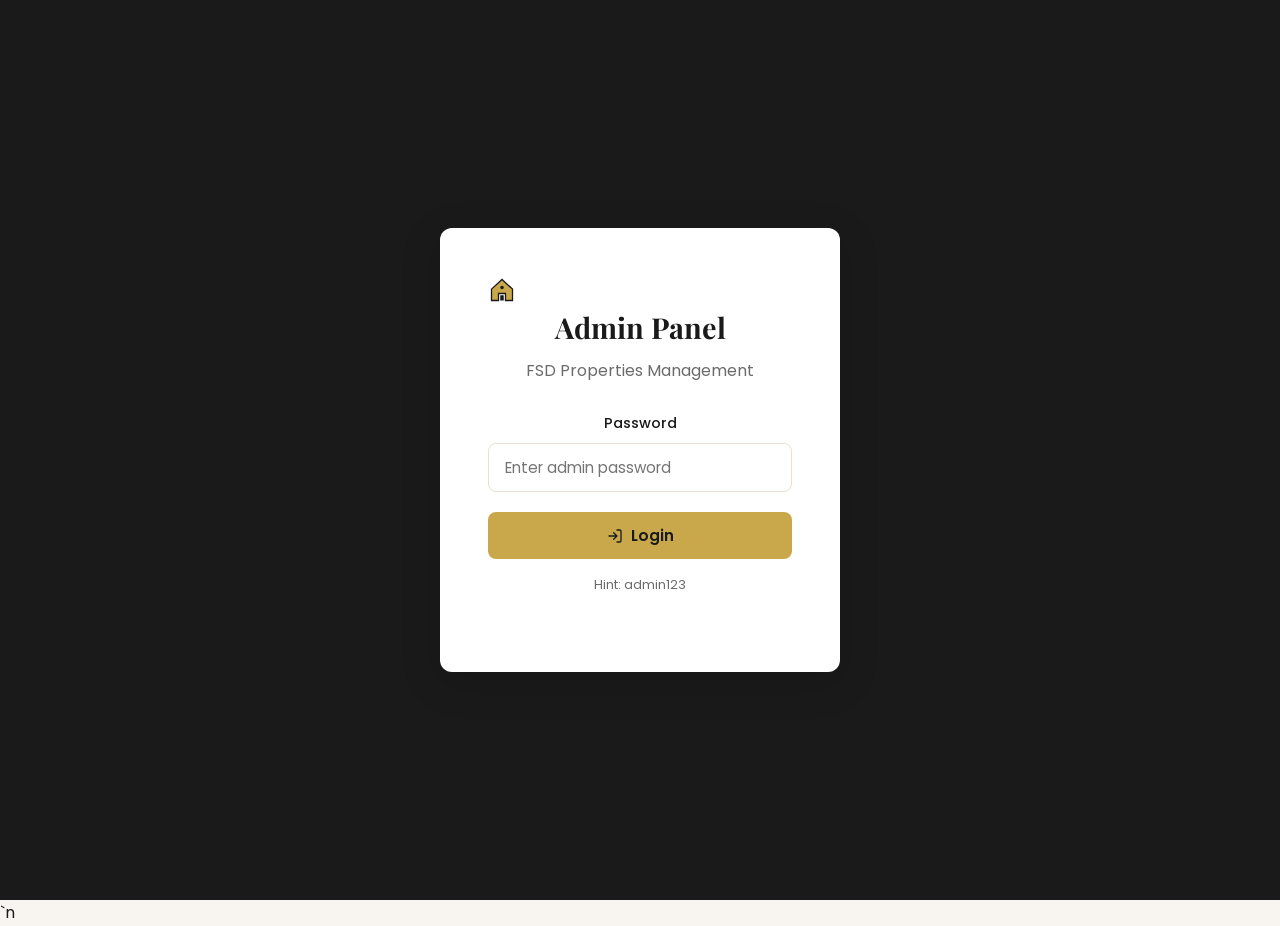
<file: Desktop/projects/fsd properites/admin.html>
﻿<!DOCTYPE html>
<html lang="en">
<head>
  <meta charset="UTF-8">
  <meta name="viewport" content="width=device-width, initial-scale=1.0">
    <link rel="icon" type="image/svg+xml" href="favicon.svg">
  <title>Admin Panel — FSD Properties</title>
  <link rel="preconnect" href="https://fonts.googleapis.com">
  <link rel="preconnect" href="https://fonts.gstatic.com" crossorigin>
  <link href="https://fonts.googleapis.com/css2?family=Playfair+Display:wght@400;600;700&family=Poppins:wght@300;400;500;600;700&display=swap" rel="stylesheet">
  
  <link rel="stylesheet" href="css/style.css">
</head>
<body style="background: var(--bg-cream);">

  <!-- LOGIN SCREEN -->
  <div class="admin-login" id="login-screen">
    <div class="admin-login-card">
      <h1><svg class="logo-svg" width="28" height="28" viewBox="0 0 64 64" fill="none" xmlns="http://www.w3.org/2000/svg" style="vertical-align: middle;"><path d="M8 30L32 8L56 30V56H40V40H24V56H8V30Z" fill="#c9a84c" stroke="#1a1a1a" stroke-width="3"/><rect x="28" y="44" width="8" height="12" fill="#1a1a1a"/><circle cx="32" cy="26" r="4" fill="#1a1a1a"/></svg> Admin Panel</h1>
      <p>FSD Properties Management</p>
      <div class="form-group" style="margin-bottom: 20px;">
        <label>Password</label>
        <input type="password" id="admin-password" placeholder="Enter admin password">
      </div>
      <button class="btn btn-primary" style="width: 100%;" onclick="loginAdmin()">
        <svg xmlns="http://www.w3.org/2000/svg" width="16" height="16" viewBox="0 0 24 24" fill="none" stroke="currentColor" stroke-width="2" stroke-linecap="round" stroke-linejoin="round" class="svg-icon"><path d="M15 3h4a2 2 0 012 2v14a2 2 0 01-2 2h-4M10 17l5-5-5-5M15 12H3"/></svg> Login
      </button>
      <p style="margin-top: 16px; font-size: 0.8rem; color: var(--text-muted);">Hint: admin123</p>
    </div>
  </div>

  <!-- ADMIN DASHBOARD -->
  <div id="admin-dashboard" style="display: none;">
    <!-- NAVBAR -->
    <nav class="navbar" id="navbar">
      <div class="container">
        <a href="index.html" class="navbar-logo">
          <svg class="logo-svg" width="32" height="32" viewBox="0 0 64 64" fill="none" xmlns="http://www.w3.org/2000/svg">
            <path d="M8 30L32 8L56 30V56H40V40H24V56H8V30Z" fill="#c9a84c" stroke="#1a1a1a" stroke-width="3"/>
            <rect x="28" y="44" width="8" height="12" fill="#1a1a1a"/>
            <circle cx="32" cy="26" r="4" fill="#1a1a1a"/>
          </svg>
          FSD <span>Properties</span> <span class="badge badge-dark" style="font-size: 0.65rem; margin-left: 8px;">ADMIN</span>
        </a>
        <div class="navbar-links">
          <a href="index.html">View Site</a>
          <a href="properties.html">Properties</a>
        </div>
        <button class="btn btn-sm btn-outline" onclick="logoutAdmin()" style="color: var(--danger); border-color: var(--danger);">
          <svg xmlns="http://www.w3.org/2000/svg" width="16" height="16" viewBox="0 0 24 24" fill="none" stroke="currentColor" stroke-width="2" stroke-linecap="round" stroke-linejoin="round" class="svg-icon"><path d="M17 16l4-4m0 0l-4-4m4 4H7m6 4v1a3 3 0 01-3 3H6a3 3 0 01-3-3V7a3 3 0 013-3h4a3 3 0 013 3v1"/></svg> Logout
        </button>
      </div>
    </nav>

    <div class="admin-dashboard">
      <div class="container">
        <!-- STATS -->
        <div class="admin-stats" id="admin-stats"></div>

        <!-- QUICK ACTIONS -->
        <div style="display: flex; gap: 12px; margin-bottom: 32px;">
          <button class="btn btn-primary" onclick="openAddModal('property')">
            <svg xmlns="http://www.w3.org/2000/svg" width="16" height="16" viewBox="0 0 24 24" fill="none" stroke="currentColor" stroke-width="2" stroke-linecap="round" stroke-linejoin="round" class="svg-icon"><path d="M12 4v16m8-8H4"/></svg> Add Property
          </button>
          <button class="btn btn-dark" onclick="openAddModal('agent')">
            <svg xmlns="http://www.w3.org/2000/svg" width="16" height="16" viewBox="0 0 24 24" fill="none" stroke="currentColor" stroke-width="2" stroke-linecap="round" stroke-linejoin="round" class="svg-icon"><path d="M18 9v3m0 0v3m0-3h3m-3 0h-3m-2-5a4 4 0 11-8 0 4 4 0 018 0zM3 20a6 6 0 0112 0v1H3v-1z"/></svg> Add Agent
          </button>
        </div>

        <!-- PROPERTIES TABLE -->
        <div class="admin-section">
          <div class="admin-section-header">
            <h2>All Properties</h2>
            <input type="text" id="admin-property-search" placeholder="Search properties..." oninput="renderAdminProperties()" style="width: 250px; padding: 8px 14px; font-size: 0.85rem;">
          </div>
          <div style="overflow-x: auto;">
            <table class="admin-table">
              <thead>
                <tr>
                  <th>ID</th>
                  <th>Title</th>
                  <th>Type</th>
                  <th>Area</th>
                  <th>Price</th>
                  <th>Purpose</th>
                  <th>Views</th>
                  <th>Actions</th>
                </tr>
              </thead>
              <tbody id="admin-properties-body"></tbody>
            </table>
          </div>
        </div>

        <!-- AGENTS TABLE -->
        <div class="admin-section">
          <div class="admin-section-header">
            <h2>All Agents</h2>
          </div>
          <div style="overflow-x: auto;">
            <table class="admin-table">
              <thead>
                <tr>
                  <th>ID</th>
                  <th>Name</th>
                  <th>Specialization</th>
                  <th>Experience</th>
                  <th>Rating</th>
                  <th>Verified</th>
                  <th>Listings</th>
                </tr>
              </thead>
              <tbody id="admin-agents-body"></tbody>
            </table>
          </div>
        </div>

        <!-- SUBMISSIONS -->
        <div class="admin-section">
          <div class="admin-section-header">
            <h2>User Submissions</h2>
          </div>
          <div id="admin-submissions"></div>
        </div>
      </div>
    </div>
  </div>

  <!-- ADD PROPERTY MODAL -->
  <div class="modal-overlay" id="add-property-modal">
    <div class="modal">
      <div class="modal-header">
        <h2>Add New Property</h2>
        <button class="modal-close" onclick="closeModal('add-property-modal')">&times;</button>
      </div>
      <form onsubmit="addNewProperty(event)">
        <div class="form-group" style="margin-bottom: 16px;">
          <label>Title</label>
          <input type="text" id="new-prop-title" required>
        </div>
        <div class="form-row" style="margin-bottom: 16px;">
          <div class="form-group">
            <label>Type</label>
            <select id="new-prop-type" required>
              <option value="House">House</option>
              <option value="Apartment">Apartment</option>
              <option value="Plot">Plot</option>
              <option value="Shop">Shop</option>
              <option value="Office">Office</option>
              <option value="Warehouse">Warehouse</option>
            </select>
          </div>
          <div class="form-group">
            <label>Purpose</label>
            <select id="new-prop-purpose" required>
              <option value="Buy">Buy</option>
              <option value="Rent">Rent</option>
            </select>
          </div>
        </div>
        <div class="form-row" style="margin-bottom: 16px;">
          <div class="form-group">
            <label>Price (PKR)</label>
            <input type="number" id="new-prop-price" required>
          </div>
          <div class="form-group">
            <label>Area</label>
            <select id="new-prop-area" required></select>
          </div>
        </div>
        <div class="form-row" style="margin-bottom: 16px;">
          <div class="form-group">
            <label>Bedrooms</label>
            <input type="number" id="new-prop-beds" min="0" value="3">
          </div>
          <div class="form-group">
            <label>Bathrooms</label>
            <input type="number" id="new-prop-baths" min="0" value="2">
          </div>
        </div>
        <div class="form-group" style="margin-bottom: 16px;">
          <label>Size</label>
          <input type="text" id="new-prop-size" placeholder="e.g. 10 Marla">
        </div>
        <div class="form-group" style="margin-bottom: 16px;">
          <label>Description</label>
          <textarea id="new-prop-desc" rows="3"></textarea>
        </div>
        <button type="submit" class="btn btn-primary" style="width: 100%;">
          <svg xmlns="http://www.w3.org/2000/svg" width="16" height="16" viewBox="0 0 24 24" fill="none" stroke="currentColor" stroke-width="2" stroke-linecap="round" stroke-linejoin="round" class="svg-icon"><path d="M12 4v16m8-8H4"/></svg> Add Property
        </button>
      </form>
    </div>
  </div>

  <!-- ADD AGENT MODAL -->
  <div class="modal-overlay" id="add-agent-modal">
    <div class="modal">
      <div class="modal-header">
        <h2>Add New Agent</h2>
        <button class="modal-close" onclick="closeModal('add-agent-modal')">&times;</button>
      </div>
      <form onsubmit="addNewAgent(event)">
        <div class="form-group" style="margin-bottom: 16px;">
          <label>Name</label>
          <input type="text" id="new-agent-name" required>
        </div>
        <div class="form-group" style="margin-bottom: 16px;">
          <label>Specialization</label>
          <input type="text" id="new-agent-spec" placeholder="e.g. Susan Road, Gulberg">
        </div>
        <div class="form-row" style="margin-bottom: 16px;">
          <div class="form-group">
            <label>Phone</label>
            <input type="tel" id="new-agent-phone" required>
          </div>
          <div class="form-group">
            <label>WhatsApp</label>
            <input type="tel" id="new-agent-whatsapp">
          </div>
        </div>
        <div class="form-row" style="margin-bottom: 16px;">
          <div class="form-group">
            <label>Experience (years)</label>
            <input type="number" id="new-agent-exp" min="0" value="3">
          </div>
          <div class="form-group">
            <label>Rating</label>
            <input type="number" id="new-agent-rating" min="0" max="5" step="0.1" value="4.5">
          </div>
        </div>
        <button type="submit" class="btn btn-primary" style="width: 100%;">
          <svg xmlns="http://www.w3.org/2000/svg" width="16" height="16" viewBox="0 0 24 24" fill="none" stroke="currentColor" stroke-width="2" stroke-linecap="round" stroke-linejoin="round" class="svg-icon"><path d="M18 9v3m0 0v3m0-3h3m-3 0h-3m-2-5a4 4 0 11-8 0 4 4 0 018 0zM3 20a6 6 0 0112 0v1H3v-1z"/></svg> Add Agent
        </button>
      </form>
    </div>
  </div>

  <!-- TOAST -->
  <div class="toast" id="toast">
    <svg xmlns="http://www.w3.org/2000/svg" width="16" height="16" viewBox="0 0 24 24" fill="none" stroke="currentColor" stroke-width="2" stroke-linecap="round" stroke-linejoin="round" class="svg-icon"><path d="M9 12l2 2 4-4m6 2a9 9 0 11-18 0 9 9 0 0118 0z"/></svg>
    <span id="toast-message"></span>
  </div>

  <script src="js/icons.js"></script>`n  <script src="js/data.js"></script>
  <script src="js/main.js"></script>
  <script>
    document.addEventListener('DOMContentLoaded', function() {
      document.getElementById('admin-password').addEventListener('keypress', function(e) {
        if (e.key === 'Enter') loginAdmin();
      });
    });

    function loginAdmin() {
      const pass = document.getElementById('admin-password').value;
      if (pass === getAdminPassword()) {
        document.getElementById('login-screen').style.display = 'none';
        document.getElementById('admin-dashboard').style.display = 'block';
        renderAdminDashboard();
      } else {
        showToast('Galat password!');
      }
    }

    function logoutAdmin() {
      document.getElementById('login-screen').style.display = 'flex';
      document.getElementById('admin-dashboard').style.display = 'none';
      document.getElementById('admin-password').value = '';
    }

    function renderAdminDashboard() {
      const submitted = getSubmittedProperties();
      document.getElementById('admin-stats').innerHTML =
        '<div class="admin-stat-card"><div class="label">Total Properties</div><div class="value">' + properties.length + '</div></div>' +
        '<div class="admin-stat-card"><div class="label">Total Agents</div><div class="value">' + agents.length + '</div></div>' +
        '<div class="admin-stat-card"><div class="label">Saved Properties</div><div class="value">' + getSavedProperties().length + '</div></div>' +
        '<div class="admin-stat-card"><div class="label">Submissions</div><div class="value">' + submitted.length + '</div></div>';

      renderAdminProperties();
      renderAdminAgents();
      renderAdminSubmissions();
    }

    function renderAdminProperties() {
      const search = (document.getElementById('admin-property-search')?.value || '').toLowerCase();
      const filtered = properties.filter(p => !search || p.title.toLowerCase().includes(search) || p.area.toLowerCase().includes(search));
      document.getElementById('admin-properties-body').innerHTML = filtered.map(p =>
        '<tr>' +
          '<td>#' + p.id + '</td>' +
          '<td>' + p.title + '</td>' +
          '<td><span class="badge badge-dark">' + p.type + '</span></td>' +
          '<td>' + p.area + '</td>' +
          '<td style="color: var(--gold); font-weight: 600;">PKR ' + p.priceDisplay + '</td>' +
          '<td>' + p.purpose + '</td>' +
          '<td>' + p.views + '</td>' +
          '<td class="actions">' +
            '<button class="btn btn-sm btn-outline" onclick="showToast(\'Edit coming soon\')"><svg xmlns="http://www.w3.org/2000/svg" width="14" height="14" viewBox="0 0 24 24" fill="none" stroke="currentColor" stroke-width="2" stroke-linecap="round" stroke-linejoin="round" class="svg-icon"><path d="M11 5H6a2 2 0 00-2 2v11a2 2 0 002 2h11a2 2 0 002-2v-5m-1.414-9.414a2 2 0 112.828 2.828L11.828 15H9v-2.828l8.586-8.586z"/></svg></button>' +
            '<button class="btn btn-sm btn-danger" onclick="deleteProperty(' + p.id + ')"><svg xmlns="http://www.w3.org/2000/svg" width="14" height="14" viewBox="0 0 24 24" fill="none" stroke="currentColor" stroke-width="2" stroke-linecap="round" stroke-linejoin="round" class="svg-icon"><path d="M19 7l-.867 12.142A2 2 0 0116.138 21H7.862a2 2 0 01-1.995-1.858L5 7m5 4v6m4-6v6m1-10V4a1 1 0 00-1-1h-4a1 1 0 00-1 1v3M4 7h16"/></svg></button>' +
          '</td>' +
        '</tr>'
      ).join('');
    }

    function renderAdminAgents() {
      document.getElementById('admin-agents-body').innerHTML = agents.map(a => {
        const listings = properties.filter(p => p.agentId === a.id).length;
        return '<tr>' +
          '<td>#' + a.id + '</td>' +
          '<td>' + a.name + '</td>' +
          '<td>' + a.specialization + '</td>' +
          '<td>' + a.experience + ' years</td>' +
          '<td style="color: var(--gold);">' + a.rating + ' <svg xmlns="http://www.w3.org/2000/svg" width="14" height="14" viewBox="0 0 24 24" fill="currentColor" stroke="currentColor" stroke-width="1" class="svg-icon"><path d="M11.049 2.927c.3-.921 1.603-.921 1.902 0l1.519 4.674a1 1 0 00.95.69h4.915c.969 0 1.371 1.24.588 1.81l-3.976 2.888a1 1 0 00-.363 1.118l1.518 4.674c.3.922-.755 1.688-1.538 1.118l-3.976-2.888a1 1 0 00-1.176 0l-3.976 2.888c-.783.57-1.838-.197-1.538-1.118l1.518-4.674a1 1 0 00-.363-1.118l-3.976-2.888c-.784-.57-.38-1.81.588-1.81h4.914a1 1 0 00.951-.69l1.519-4.674z"/></svg> style="font-size: 0.75rem;"></i></td>' +
          '<td>' + (a.verified ? '<span class="badge badge-success">Verified</span>' : '<span class="badge badge-dark">Pending</span>') + '</td>' +
          '<td>' + listings + '</td>' +
        '</tr>';
      }).join('');
    }

    function renderAdminSubmissions() {
      const submitted = getSubmittedProperties();
      if (submitted.length === 0) {
        document.getElementById('admin-submissions').innerHTML = '<p style="color: var(--text-muted); padding: 20px;">No submissions yet</p>';
        return;
      }
      document.getElementById('admin-submissions').innerHTML = submitted.map(s =>
        '<div style="padding: 16px; border-bottom: 1px solid var(--border); display: flex; justify-content: space-between; align-items: center;">' +
          '<div><strong>' + s.title + '</strong> — ' + s.area + ' — PKR ' + s.price + '</div>' +
          '<div style="color: var(--text-muted); font-size: 0.85rem;">' + s.postedDate + '</div>' +
        '</div>'
      ).join('');
    }

    function deleteProperty(id) {
      if (confirm('Yeh property delete karni hai?')) {
        showToast('Property deleted');
        renderAdminProperties();
      }
    }

    function openAddModal(type) {
      document.getElementById(type === 'property' ? 'add-property-modal' : 'add-agent-modal').classList.add('active');
      if (type === 'property') {
        const areaSelect = document.getElementById('new-prop-area');
        if (areaSelect.options.length <= 1) {
          faislalabadAreas.forEach(area => {
            const opt = document.createElement('option');
            opt.value = area;
            opt.textContent = area;
            areaSelect.appendChild(opt);
          });
        }
      }
    }

    function closeModal(id) {
      document.getElementById(id).classList.remove('active');
    }

    function addNewProperty(e) {
      e.preventDefault();
      const data = {
        id: Date.now(),
        title: document.getElementById('new-prop-title').value,
        type: document.getElementById('new-prop-type').value,
        purpose: document.getElementById('new-prop-purpose').value,
        price: parseInt(document.getElementById('new-prop-price').value),
        priceDisplay: formatPrice(document.getElementById('new-prop-price').value),
        area: document.getElementById('new-prop-area').value,
        city: 'Faisalabad',
        address: document.getElementById('new-prop-area').value + ', Faisalabad',
        bedrooms: parseInt(document.getElementById('new-prop-beds').value) || 0,
        bathrooms: parseInt(document.getElementById('new-prop-baths').value) || 0,
        size: document.getElementById('new-prop-size').value || 'N/A',
        sizeValue: 10,
        floor: 'N/A',
        furnishing: 'Unfurnished',
        description: document.getElementById('new-prop-desc').value,
        features: ['Gas', 'Electricity', 'Water'],
        agentId: 1,
        images: [],
        featured: false,
        views: 0,
        postedDate: new Date().toISOString().split('T')[0],
        color: '#c9a84c'
      };
      properties.push(data);
      renderAdminDashboard();
      closeModal('add-property-modal');
      showToast('Property added!');
      e.target.reset();
    }

    function addNewAgent(e) {
      e.preventDefault();
      const data = {
        id: Date.now(),
        name: document.getElementById('new-agent-name').value,
        verified: false,
        experience: parseInt(document.getElementById('new-agent-exp').value) || 0,
        specialization: document.getElementById('new-agent-spec').value,
        phone: document.getElementById('new-agent-phone').value,
        whatsapp: document.getElementById('new-agent-whatsapp').value || '',
        rating: parseFloat(document.getElementById('new-agent-rating').value) || 4.5,
        reviews: 0,
        bio: 'New agent on FSD Properties',
        color: '#1a1a1a',
        listings: 0
      };
      agents.push(data);
      renderAdminDashboard();
      closeModal('add-agent-modal');
      showToast('Agent added!');
      e.target.reset();
    }

    function formatPrice(num) {
      num = parseInt(num);
      if (num >= 10000000) return (num / 10000000).toFixed(1) + ' Crore';
      if (num >= 100000) return (num / 100000).toFixed(0) + ' Lakh';
      return num.toLocaleString('en-PK');
    }
  </script>
</body>
</html>
</file>
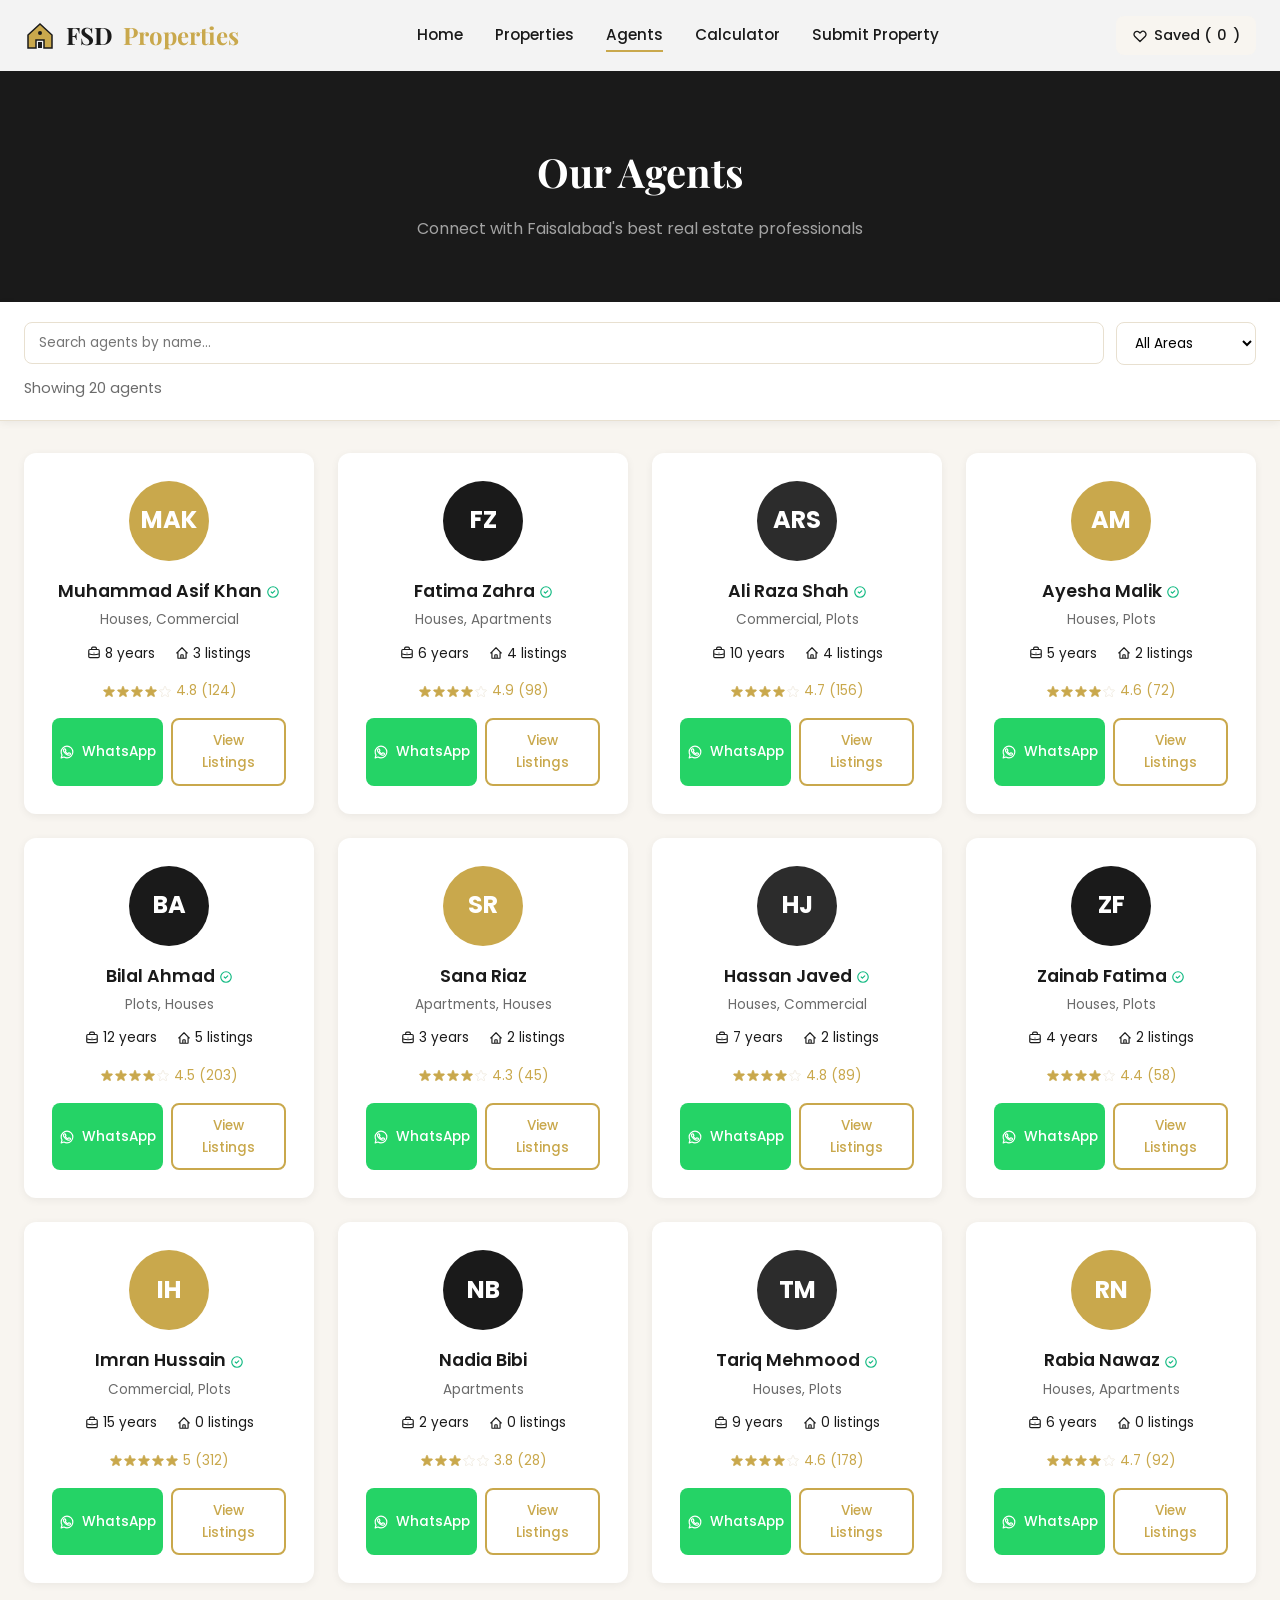
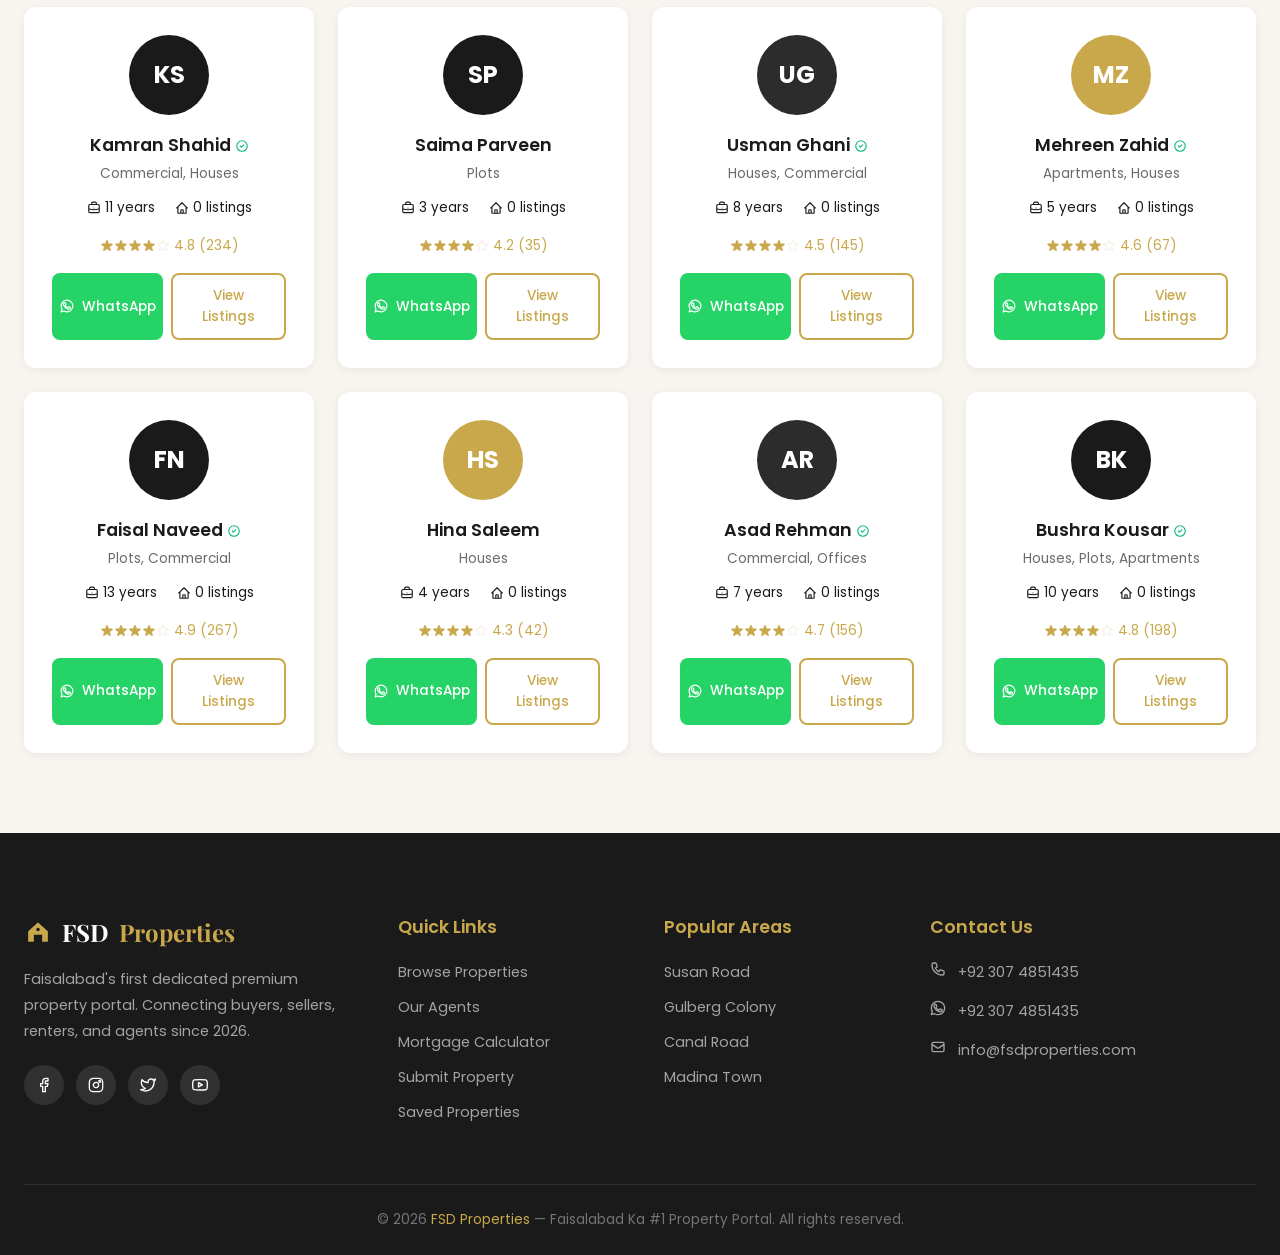
<file: Desktop/projects/fsd properites/agents.html>
﻿<!DOCTYPE html>
<html lang="en">
<head>
  <meta charset="UTF-8">
  <meta name="viewport" content="width=device-width, initial-scale=1.0">
    <link rel="icon" type="image/svg+xml" href="favicon.svg">
  <title>Agents — FSD Properties | Faisalabad Ka #1 Property Portal</title>
  <meta name="description" content="Connect with Faisalabad's best real estate agents. Verified professionals with expert local knowledge.">
  <link rel="preconnect" href="https://fonts.googleapis.com">
  <link rel="preconnect" href="https://fonts.gstatic.com" crossorigin>
  <link href="https://fonts.googleapis.com/css2?family=Playfair+Display:wght@400;600;700&family=Poppins:wght@300;400;500;600;700&display=swap" rel="stylesheet">
  <link rel="stylesheet" href="css/style.css">
</head>
<body>

  <!-- NAVBAR -->
  <nav class="navbar" id="navbar">
    <div class="container">
      <a href="index.html" class="navbar-logo">
        <svg class="logo-svg" width="32" height="32" viewBox="0 0 64 64" fill="none" xmlns="http://www.w3.org/2000/svg">
          <path d="M8 30L32 8L56 30V56H40V40H24V56H8V30Z" fill="#c9a84c" stroke="#1a1a1a" stroke-width="3"/>
          <rect x="28" y="44" width="8" height="12" fill="#1a1a1a"/>
          <circle cx="32" cy="26" r="4" fill="#1a1a1a"/>
        </svg>
        FSD <span>Properties</span>
      </a>
      <div class="navbar-links">
        <a href="index.html">Home</a>
        <a href="properties.html">Properties</a>
        <a href="agents.html" class="active">Agents</a>
        <a href="calculator.html">Calculator</a>
        <a href="submit.html">Submit Property</a>
      </div>
      <a href="saved.html" class="navbar-saved" id="nav-saved">
        <svg xmlns="http://www.w3.org/2000/svg" width="16" height="16" viewBox="0 0 24 24" fill="none" stroke="currentColor" stroke-width="2" stroke-linecap="round" stroke-linejoin="round" class="svg-icon"><path d="M4.318 6.318a4.5 4.5 0 000 6.364L12 20.364l7.682-7.682a4.5 4.5 0 00-6.364-6.364L12 7.636l-1.318-1.318a4.5 4.5 0 00-6.364 0z"/></svg>
        Saved (<span id="saved-count">0</span>)
      </a>
      <button class="hamburger" id="hamburger" aria-label="Toggle menu">
        <span></span>
        <span></span>
        <span></span>
      </button>
    </div>
  </nav>

  <!-- MOBILE NAV -->
  <div class="mobile-nav" id="mobile-nav">
  <div class="mobile-nav-overlay" id="mobile-nav-overlay"></div>
    <button class="mobile-nav-close" id="mobile-nav-close">&times;</button>
    <a href="index.html">Home</a>
    <a href="properties.html">Properties</a>
    <a href="agents.html">Agents</a>
    <a href="calculator.html">Calculator</a>
    <a href="submit.html">Submit Property</a>
    <a href="saved.html">Saved Properties</a>
  </div>

  <!-- PAGE HERO -->
  <section class="page-hero">
    <div class="container">
      <h1>Our Agents</h1>
      <p>Connect with Faisalabad's best real estate professionals</p>
    </div>
  </section>

  <!-- FILTER -->
  <section class="filter-bar" id="filter-bar">
    <div class="container">
      <input type="text" id="agent-search" placeholder="Search agents by name..." oninput="filterAgents()">
      <select id="agent-area" onchange="filterAgents()">
        <option value="">All Areas</option>
      </select>
      <div class="results-info" style="width: 100%; border: none; padding: 0;">
        <span id="agent-results-count">Showing 8 agents</span>
      </div>
    </div>
  </section>

  <!-- AGENTS GRID -->
  <section class="section-padding" style="padding-top: 32px;">
    <div class="container">
      <div class="agents-grid" id="agents-container"></div>
    </div>
  </section>

  <!-- FOOTER -->
  <footer class="footer">
    <div class="container">
      <div class="footer-grid">
        <div class="footer-about">
          <div class="footer-brand">
                        <svg class="logo-svg" width="28" height="28" viewBox="0 0 64 64" fill="none" xmlns="http://www.w3.org/2000/svg">
              <path d="M8 30L32 8L56 30V56H40V40H24V56H8V30Z" fill="#c9a84c" stroke="#1a1a1a" stroke-width="3"/>
              <rect x="28" y="44" width="8" height="12" fill="#1a1a1a"/>
              <circle cx="32" cy="26" r="4" fill="#1a1a1a"/>
            </svg> FSD <span>Properties</span>
          </div>
          <p>Faisalabad's first dedicated premium property portal. Connecting buyers, sellers, renters, and agents since 2026.</p>
          <div class="footer-social">
            <a href="#"><svg xmlns="http://www.w3.org/2000/svg" width="16" height="16" viewBox="0 0 24 24" fill="none" stroke="currentColor" stroke-width="2" stroke-linecap="round" stroke-linejoin="round" class="svg-icon"><path d="M18 2h-3a5 5 0 00-5 5v3H7v4h3v8h4v-8h3l1-4h-4V7a1 1 0 011-1h3z"/></svg></a>
            <a href="#"><svg xmlns="http://www.w3.org/2000/svg" width="16" height="16" viewBox="0 0 24 24" fill="none" stroke="currentColor" stroke-width="2" stroke-linecap="round" stroke-linejoin="round" class="svg-icon"><path d="M7.8 2h8.4C19.4 2 22 4.6 22 7.8v8.4a5.8 5.8 0 01-5.8 5.8H7.8C4.6 22 2 19.4 2 16.2V7.8A5.8 5.8 0 017.8 2z"/><path d="M16 11.37A4 4 0 1112.63 8 4 4 0 0116 11.37z"/><circle cx="17.5" cy="6.5" r="1.5"/></svg></a>
            <a href="#"><svg xmlns="http://www.w3.org/2000/svg" width="16" height="16" viewBox="0 0 24 24" fill="none" stroke="currentColor" stroke-width="2" stroke-linecap="round" stroke-linejoin="round" class="svg-icon"><path d="M23 3a10.9 10.9 0 01-3.14 1.53 4.48 4.48 0 00-7.86 3v1A10.66 10.66 0 013 4s-4 9 5 13a11.64 11.64 0 01-7 2c9 5 20 0 20-11.5a4.5 4.5 0 00-.08-.83A7.72 7.72 0 0023 3z"/></svg></a>
            <a href="#"><svg xmlns="http://www.w3.org/2000/svg" width="16" height="16" viewBox="0 0 24 24" fill="none" stroke="currentColor" stroke-width="2" stroke-linecap="round" stroke-linejoin="round" class="svg-icon"><path d="M22.54 6.42a2.78 2.78 0 00-1.94-2C18.88 4 12 4 12 4s-6.88 0-8.6.46a2.78 2.78 0 00-1.94 2A29 29 0 001 11.75a29 29 0 00.46 5.33A2.78 2.78 0 003.4 19.1c1.72.46 8.6.46 8.6.46s6.88 0 8.6-.46a2.78 2.78 0 001.94-2 29 29 0 00.46-5.25 29 29 0 00-.46-5.43z"/><path d="M9.75 15.02l5.75-3.27-5.75-3.27v6.54z"/></svg></a>
          </div>
        </div>
        <div>
          <h4 class="footer-heading">Quick Links</h4>
          <div class="footer-links">
            <a href="properties.html">Browse Properties</a>
            <a href="agents.html">Our Agents</a>
            <a href="calculator.html">Mortgage Calculator</a>
            <a href="submit.html">Submit Property</a>
            <a href="saved.html">Saved Properties</a>
          </div>
        </div>
        <div>
          <h4 class="footer-heading">Popular Areas</h4>
          <div class="footer-links">
            <a href="properties.html?area=Susan Road">Susan Road</a>
            <a href="properties.html?area=Gulberg Colony">Gulberg Colony</a>
            <a href="properties.html?area=Canal Road">Canal Road</a>
            <a href="properties.html?area=Madina Town">Madina Town</a>
          </div>
        </div>
        <div>
          <h4 class="footer-heading">Contact Us</h4>
          <div class="footer-contact-item">
            <svg xmlns="http://www.w3.org/2000/svg" width="16" height="16" viewBox="0 0 24 24" fill="none" stroke="currentColor" stroke-width="2" stroke-linecap="round" stroke-linejoin="round" class="svg-icon"><path d="M3 5a2 2 0 012-2h3.28a1 1 0 01.948.684l1.498 4.493a1 1 0 01-.502 1.21l-2.257 1.13a11.042 11.042 0 005.516 5.516l1.13-2.257a1 1 0 011.21-.502l4.493 1.498a1 1 0 01.684.949V19a2 2 0 01-2 2h-1C9.716 21 3 14.284 3 6V5z"/></svg>
            <span>+92 307 4851435</span>
          </div>
          <div class="footer-contact-item">
            <svg xmlns="http://www.w3.org/2000/svg" width="16" height="16" viewBox="0 0 24 24" fill="none" stroke="currentColor" stroke-width="2" stroke-linecap="round" stroke-linejoin="round" class="svg-icon"><path d="M17.472 14.382c-.297-.149-1.758-.867-2.03-.967-.273-.099-.471-.148-.67.15-.197.297-.767.966-.94 1.164-.173.199-.347.223-.644.075-.297-.15-1.255-.463-2.39-1.475-.883-.788-1.48-1.761-1.653-2.059-.173-.297-.018-.458.13-.606.134-.133.298-.347.446-.52.149-.174.198-.298.298-.497.099-.198.05-.371-.025-.52-.075-.149-.669-1.612-.916-2.207-.242-.579-.487-.5-.669-.51-.173-.008-.371-.01-.57-.01-.198 0-.52.074-.792.372-.272.297-1.04 1.016-1.04 2.479 0 1.462 1.065 2.875 1.213 3.074.149.198 2.096 3.2 5.077 4.487.709.306 1.262.489 1.694.625.712.227 1.36.195 1.871.118.571-.085 1.758-.719 2.006-1.413.248-.694.248-1.289.173-1.413-.074-.124-.272-.198-.57-.347z"/><path d="M12 2C6.477 2 2 6.477 2 12c0 1.89.525 3.66 1.438 5.168L2 22l4.832-1.438A9.955 9.955 0 0012 22c5.523 0 10-4.477 10-10S17.523 2 12 2z"/></svg>
            <span>+92 307 4851435</span>
          </div>
          <div class="footer-contact-item">
            <svg xmlns="http://www.w3.org/2000/svg" width="16" height="16" viewBox="0 0 24 24" fill="none" stroke="currentColor" stroke-width="2" stroke-linecap="round" stroke-linejoin="round" class="svg-icon"><path d="M3 8l7.89 5.26a2 2 0 002.22 0L21 8M5 19h14a2 2 0 002-2V7a2 2 0 00-2-2H5a2 2 0 00-2 2v10a2 2 0 002 2z"/></svg>
            <span>info@fsdproperties.com</span>
          </div>
        </div>
      </div>
      <div class="footer-bottom">
        &copy; 2026 <span>FSD Properties</span> — Faisalabad Ka #1 Property Portal. All rights reserved.
      </div>
    </div>
  </footer>

  <!-- TOAST -->
  <div class="toast" id="toast">
    <svg xmlns="http://www.w3.org/2000/svg" width="16" height="16" viewBox="0 0 24 24" fill="none" stroke="currentColor" stroke-width="2" stroke-linecap="round" stroke-linejoin="round" class="svg-icon"><path d="M9 12l2 2 4-4m6 2a9 9 0 11-18 0 9 9 0 0118 0z"/></svg>
    <span id="toast-message"></span>
  </div>

  <script src="js/icons.js"></script>
  <script src="js/data.js"></script>
  <script src="js/main.js"></script>
  <script>
    document.addEventListener('DOMContentLoaded', function() {
      const areaSelect = document.getElementById('agent-area');
      const allAreas = [...new Set(agents.map(a => a.specialization.split(', ')).flat())];
      allAreas.forEach(area => {
        const opt = document.createElement('option');
        opt.value = area;
        opt.textContent = area;
        areaSelect.appendChild(opt);
      });
      filterAgents();
    });

    function filterAgents() {
      const search = document.getElementById('agent-search').value.toLowerCase();
      const area = document.getElementById('agent-area').value;

      let filtered = agents.filter(a => {
        if (search && !a.name.toLowerCase().includes(search)) return false;
        if (area && !a.specialization.includes(area)) return false;
        return true;
      });

      document.getElementById('agent-results-count').textContent = 'Showing ' + filtered.length + ' agents';
      document.getElementById('agents-container').innerHTML = filtered.map(a => createAgentCard(a)).join('');
    }
  </script>
</body>
</html>
</file>
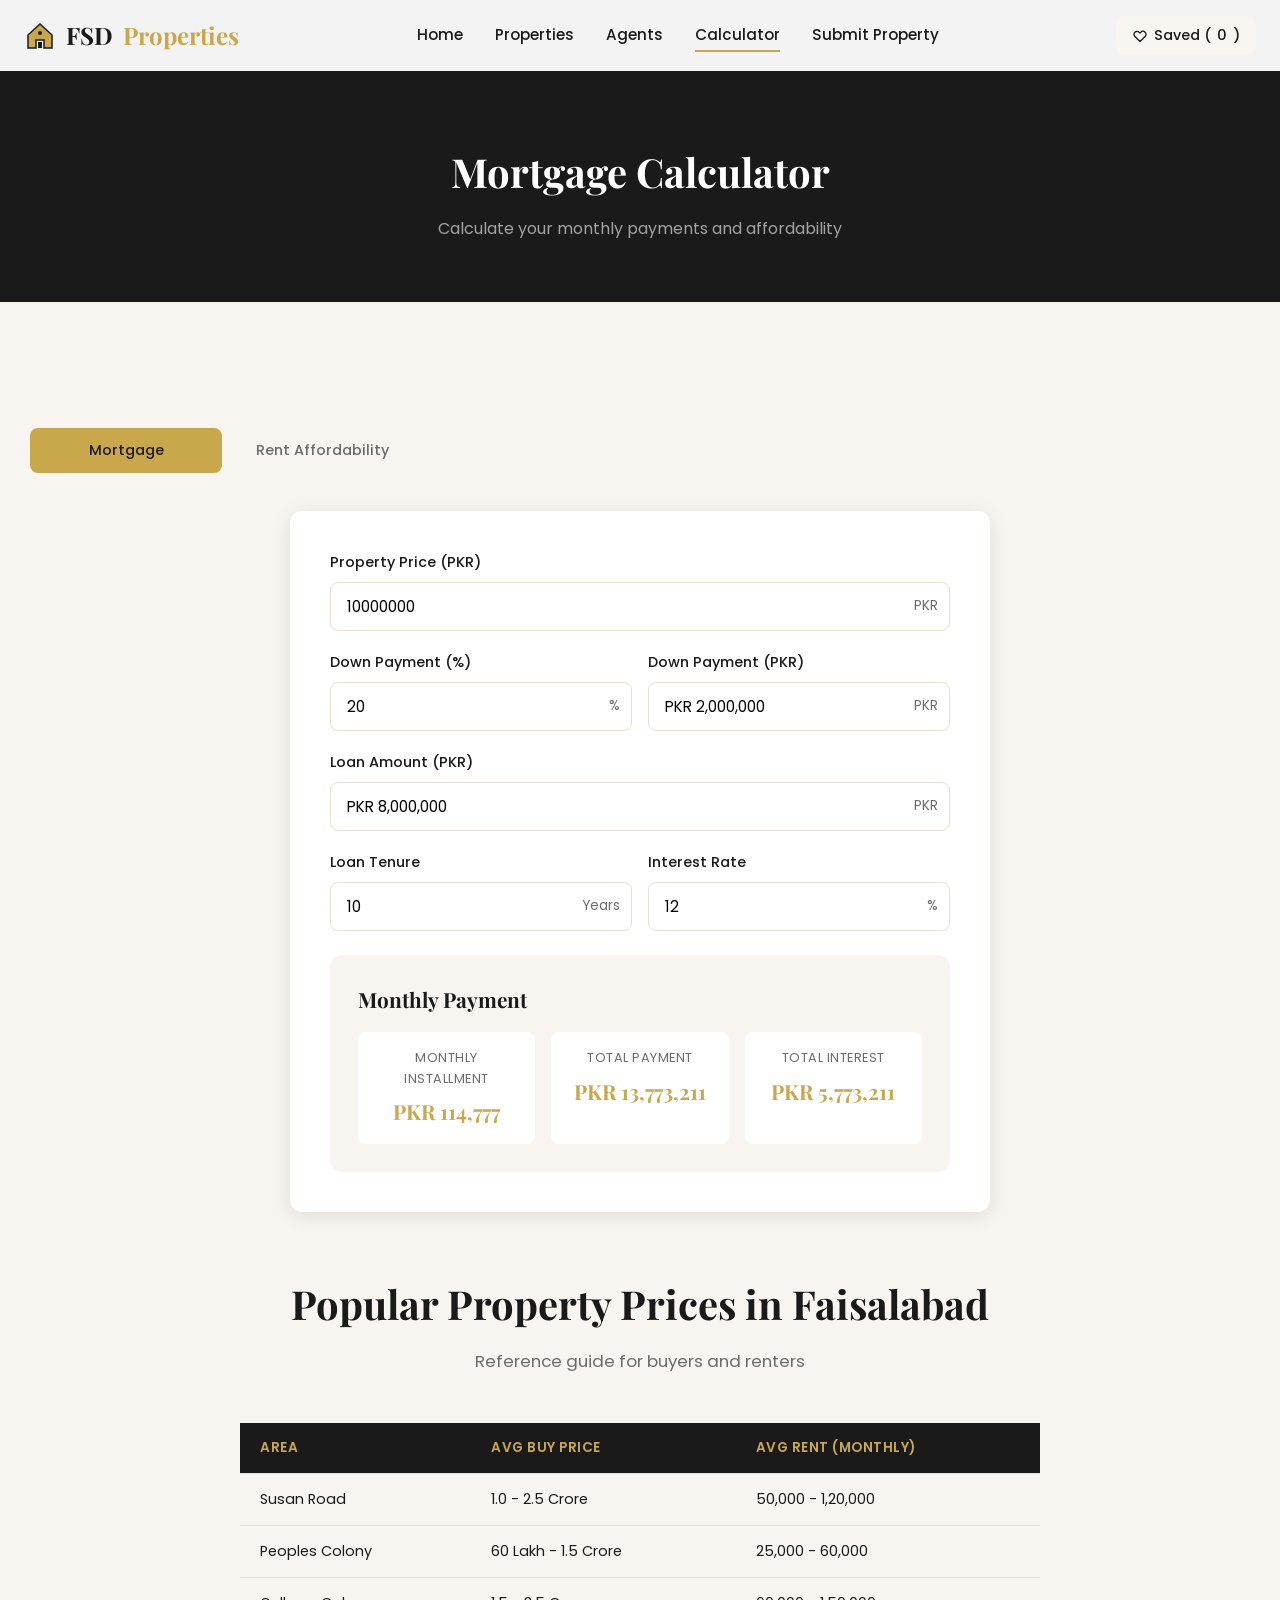
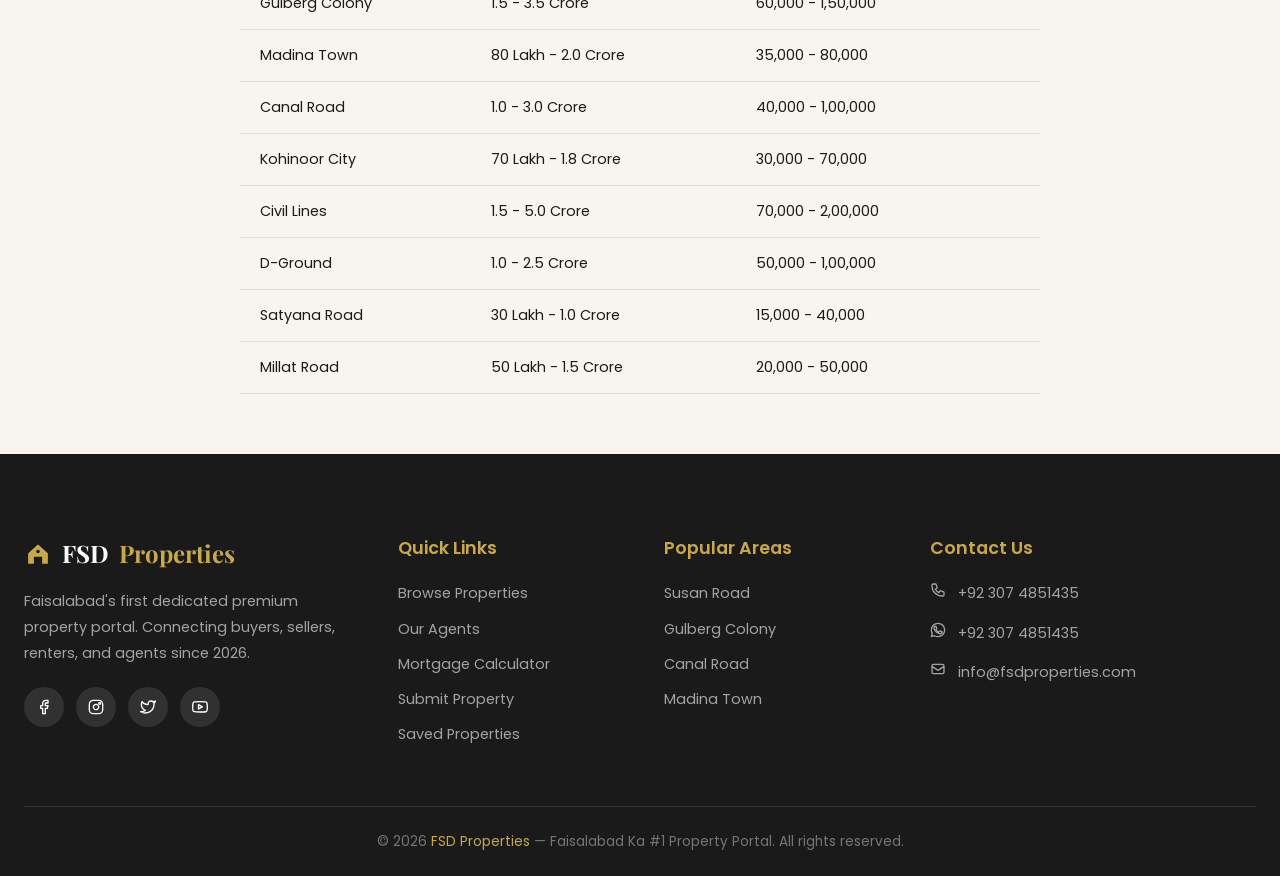
<file: Desktop/projects/fsd properites/calculator.html>
﻿<!DOCTYPE html>
<html lang="en">
<head>
  <meta charset="UTF-8">
  <meta name="viewport" content="width=device-width, initial-scale=1.0">
    <link rel="icon" type="image/svg+xml" href="favicon.svg">
  <title>Calculator — FSD Properties | Faisalabad Ka #1 Property Portal</title>
  <meta name="description" content="Calculate your mortgage or rent affordability for Faisalabad properties.">
  <link rel="preconnect" href="https://fonts.googleapis.com">
  <link rel="preconnect" href="https://fonts.gstatic.com" crossorigin>
  <link href="https://fonts.googleapis.com/css2?family=Playfair+Display:wght@400;600;700&family=Poppins:wght@300;400;500;600;700&display=swap" rel="stylesheet">
  <link rel="stylesheet" href="css/style.css">
</head>
<body>

  <!-- NAVBAR -->
  <nav class="navbar" id="navbar">
    <div class="container">
      <a href="index.html" class="navbar-logo">
        <svg class="logo-svg" width="32" height="32" viewBox="0 0 64 64" fill="none" xmlns="http://www.w3.org/2000/svg">
          <path d="M8 30L32 8L56 30V56H40V40H24V56H8V30Z" fill="#c9a84c" stroke="#1a1a1a" stroke-width="3"/>
          <rect x="28" y="44" width="8" height="12" fill="#1a1a1a"/>
          <circle cx="32" cy="26" r="4" fill="#1a1a1a"/>
        </svg>
        FSD <span>Properties</span>
      </a>
      <div class="navbar-links">
        <a href="index.html">Home</a>
        <a href="properties.html">Properties</a>
        <a href="agents.html">Agents</a>
        <a href="calculator.html" class="active">Calculator</a>
        <a href="submit.html">Submit Property</a>
      </div>
      <a href="saved.html" class="navbar-saved" id="nav-saved">
        <svg xmlns="http://www.w3.org/2000/svg" width="16" height="16" viewBox="0 0 24 24" fill="none" stroke="currentColor" stroke-width="2" stroke-linecap="round" stroke-linejoin="round" class="svg-icon"><path d="M4.318 6.318a4.5 4.5 0 000 6.364L12 20.364l7.682-7.682a4.5 4.5 0 00-6.364-6.364L12 7.636l-1.318-1.318a4.5 4.5 0 00-6.364 0z"/></svg>
        Saved (<span id="saved-count">0</span>)
      </a>
      <button class="hamburger" id="hamburger" aria-label="Toggle menu">
        <span></span>
        <span></span>
        <span></span>
      </button>
    </div>
  </nav>

  <!-- MOBILE NAV -->
  <div class="mobile-nav" id="mobile-nav">
  <div class="mobile-nav-overlay" id="mobile-nav-overlay"></div>
    <button class="mobile-nav-close" id="mobile-nav-close">&times;</button>
    <a href="index.html">Home</a>
    <a href="properties.html">Properties</a>
    <a href="agents.html">Agents</a>
    <a href="calculator.html">Calculator</a>
    <a href="submit.html">Submit Property</a>
    <a href="saved.html">Saved Properties</a>
  </div>

  <!-- PAGE HERO -->
  <section class="page-hero">
    <div class="container">
      <h1>Mortgage Calculator</h1>
      <p>Calculate your monthly payments and affordability</p>
    </div>
  </section>

  <!-- CALCULATOR -->
  <section class="calculator-section">
    <div class="container">
      <div class="calculator-tabs">
        <button class="calculator-tab active" onclick="switchTab('mortgage')">Mortgage</button>
        <button class="calculator-tab" onclick="switchTab('rent')">Rent Affordability</button>
      </div>

      <!-- MORTGAGE CALCULATOR -->
      <div class="calculator-card" id="mortgage-tab">
        <div class="calculator-form">
          <div class="form-group">
            <label>Property Price (PKR)</label>
            <div class="input-suffix">
              <input type="number" id="mortgage-price" value="10000000" oninput="calculateMortgage()">
              <span class="suffix">PKR</span>
            </div>
          </div>
          <div class="form-row">
            <div class="form-group">
              <label>Down Payment (%)</label>
              <div class="input-suffix">
                <input type="number" id="mortgage-down" value="20" min="0" max="100" oninput="calculateMortgage()">
                <span class="suffix">%</span>
              </div>
            </div>
            <div class="form-group">
              <label>Down Payment (PKR)</label>
              <div class="input-suffix">
                <input type="text" id="mortgage-down-pkr" readonly>
                <span class="suffix">PKR</span>
              </div>
            </div>
          </div>
          <div class="form-group">
            <label>Loan Amount (PKR)</label>
            <div class="input-suffix">
              <input type="text" id="mortgage-loan" readonly>
              <span class="suffix">PKR</span>
            </div>
          </div>
          <div class="form-row">
            <div class="form-group">
              <label>Loan Tenure</label>
              <div class="input-suffix">
                <input type="number" id="mortgage-years" value="10" min="1" max="30" oninput="calculateMortgage()">
                <span class="suffix">Years</span>
              </div>
            </div>
            <div class="form-group">
              <label>Interest Rate</label>
              <div class="input-suffix">
                <input type="number" id="mortgage-rate" value="12" min="0" max="50" step="0.1" oninput="calculateMortgage()">
                <span class="suffix">%</span>
              </div>
            </div>
          </div>
        </div>

        <div class="calculator-result" id="mortgage-result">
          <h3>Monthly Payment</h3>
          <div class="result-grid">
            <div class="result-item">
              <div class="label">Monthly Installment</div>
              <div class="value" id="mortgage-monthly">--</div>
            </div>
            <div class="result-item">
              <div class="label">Total Payment</div>
              <div class="value" id="mortgage-total">--</div>
            </div>
            <div class="result-item">
              <div class="label">Total Interest</div>
              <div class="value" id="mortgage-interest">--</div>
            </div>
          </div>
        </div>
      </div>

      <!-- RENT AFFORDABILITY -->
      <div class="calculator-card" id="rent-tab" style="display: none;">
        <div class="calculator-form">
          <div class="form-group">
            <label>Monthly Income (PKR)</label>
            <div class="input-suffix">
              <input type="number" id="rent-income" value="100000" oninput="calculateRent()">
              <span class="suffix">PKR</span>
            </div>
          </div>
          <div class="form-group">
            <label>Recommended Rent (30% of income)</label>
            <div class="input-suffix">
              <input type="text" id="rent-recommended" readonly>
              <span class="suffix">PKR</span>
            </div>
          </div>
        </div>
        <div class="calculator-result" id="rent-result">
          <div class="result-message" id="rent-message">Aap PKR 0 tak rent afford kar sakte hain</div>
          <div class="text-center" style="margin-top: 16px;">
            <a id="rent-link" href="properties.html?purpose=Rent" class="btn btn-primary">
              <svg xmlns="http://www.w3.org/2000/svg" width="16" height="16" viewBox="0 0 24 24" fill="none" stroke="currentColor" stroke-width="2" stroke-linecap="round" stroke-linejoin="round" class="svg-icon"><path d="M21 21l-6-6m2-5a7 7 0 11-14 0 7 7 0 0114 0z"/></svg> Show Properties in this Budget
            </a>
          </div>
        </div>
      </div>

      <!-- POPULAR PRICES TABLE -->
      <h2 class="section-title text-center" style="margin-top: 60px;">Popular Property Prices in Faisalabad</h2>
      <p class="section-subtitle text-center">Reference guide for buyers and renters</p>
      <table class="price-table">
        <thead>
          <tr>
            <th>Area</th>
            <th>Avg Buy Price</th>
            <th>Avg Rent (Monthly)</th>
          </tr>
        </thead>
        <tbody id="price-table-body"></tbody>
      </table>
    </div>
  </section>

  <!-- FOOTER -->
  <footer class="footer">
    <div class="container">
      <div class="footer-grid">
        <div class="footer-about">
          <div class="footer-brand">
                        <svg class="logo-svg" width="28" height="28" viewBox="0 0 64 64" fill="none" xmlns="http://www.w3.org/2000/svg">
              <path d="M8 30L32 8L56 30V56H40V40H24V56H8V30Z" fill="#c9a84c" stroke="#1a1a1a" stroke-width="3"/>
              <rect x="28" y="44" width="8" height="12" fill="#1a1a1a"/>
              <circle cx="32" cy="26" r="4" fill="#1a1a1a"/>
            </svg> FSD <span>Properties</span>
          </div>
          <p>Faisalabad's first dedicated premium property portal. Connecting buyers, sellers, renters, and agents since 2026.</p>
          <div class="footer-social">
            <a href="#"><svg xmlns="http://www.w3.org/2000/svg" width="16" height="16" viewBox="0 0 24 24" fill="none" stroke="currentColor" stroke-width="2" stroke-linecap="round" stroke-linejoin="round" class="svg-icon"><path d="M18 2h-3a5 5 0 00-5 5v3H7v4h3v8h4v-8h3l1-4h-4V7a1 1 0 011-1h3z"/></svg></a>
            <a href="#"><svg xmlns="http://www.w3.org/2000/svg" width="16" height="16" viewBox="0 0 24 24" fill="none" stroke="currentColor" stroke-width="2" stroke-linecap="round" stroke-linejoin="round" class="svg-icon"><path d="M7.8 2h8.4C19.4 2 22 4.6 22 7.8v8.4a5.8 5.8 0 01-5.8 5.8H7.8C4.6 22 2 19.4 2 16.2V7.8A5.8 5.8 0 017.8 2z"/><path d="M16 11.37A4 4 0 1112.63 8 4 4 0 0116 11.37z"/><circle cx="17.5" cy="6.5" r="1.5"/></svg></a>
            <a href="#"><svg xmlns="http://www.w3.org/2000/svg" width="16" height="16" viewBox="0 0 24 24" fill="none" stroke="currentColor" stroke-width="2" stroke-linecap="round" stroke-linejoin="round" class="svg-icon"><path d="M23 3a10.9 10.9 0 01-3.14 1.53 4.48 4.48 0 00-7.86 3v1A10.66 10.66 0 013 4s-4 9 5 13a11.64 11.64 0 01-7 2c9 5 20 0 20-11.5a4.5 4.5 0 00-.08-.83A7.72 7.72 0 0023 3z"/></svg></a>
            <a href="#"><svg xmlns="http://www.w3.org/2000/svg" width="16" height="16" viewBox="0 0 24 24" fill="none" stroke="currentColor" stroke-width="2" stroke-linecap="round" stroke-linejoin="round" class="svg-icon"><path d="M22.54 6.42a2.78 2.78 0 00-1.94-2C18.88 4 12 4 12 4s-6.88 0-8.6.46a2.78 2.78 0 00-1.94 2A29 29 0 001 11.75a29 29 0 00.46 5.33A2.78 2.78 0 003.4 19.1c1.72.46 8.6.46 8.6.46s6.88 0 8.6-.46a2.78 2.78 0 001.94-2 29 29 0 00.46-5.25 29 29 0 00-.46-5.43z"/><path d="M9.75 15.02l5.75-3.27-5.75-3.27v6.54z"/></svg></a>
          </div>
        </div>
        <div>
          <h4 class="footer-heading">Quick Links</h4>
          <div class="footer-links">
            <a href="properties.html">Browse Properties</a>
            <a href="agents.html">Our Agents</a>
            <a href="calculator.html">Mortgage Calculator</a>
            <a href="submit.html">Submit Property</a>
            <a href="saved.html">Saved Properties</a>
          </div>
        </div>
        <div>
          <h4 class="footer-heading">Popular Areas</h4>
          <div class="footer-links">
            <a href="properties.html?area=Susan Road">Susan Road</a>
            <a href="properties.html?area=Gulberg Colony">Gulberg Colony</a>
            <a href="properties.html?area=Canal Road">Canal Road</a>
            <a href="properties.html?area=Madina Town">Madina Town</a>
          </div>
        </div>
        <div>
          <h4 class="footer-heading">Contact Us</h4>
          <div class="footer-contact-item">
            <svg xmlns="http://www.w3.org/2000/svg" width="16" height="16" viewBox="0 0 24 24" fill="none" stroke="currentColor" stroke-width="2" stroke-linecap="round" stroke-linejoin="round" class="svg-icon"><path d="M3 5a2 2 0 012-2h3.28a1 1 0 01.948.684l1.498 4.493a1 1 0 01-.502 1.21l-2.257 1.13a11.042 11.042 0 005.516 5.516l1.13-2.257a1 1 0 011.21-.502l4.493 1.498a1 1 0 01.684.949V19a2 2 0 01-2 2h-1C9.716 21 3 14.284 3 6V5z"/></svg>
            <span>+92 307 4851435</span>
          </div>
          <div class="footer-contact-item">
            <svg xmlns="http://www.w3.org/2000/svg" width="16" height="16" viewBox="0 0 24 24" fill="none" stroke="currentColor" stroke-width="2" stroke-linecap="round" stroke-linejoin="round" class="svg-icon"><path d="M17.472 14.382c-.297-.149-1.758-.867-2.03-.967-.273-.099-.471-.148-.67.15-.197.297-.767.966-.94 1.164-.173.199-.347.223-.644.075-.297-.15-1.255-.463-2.39-1.475-.883-.788-1.48-1.761-1.653-2.059-.173-.297-.018-.458.13-.606.134-.133.298-.347.446-.52.149-.174.198-.298.298-.497.099-.198.05-.371-.025-.52-.075-.149-.669-1.612-.916-2.207-.242-.579-.487-.5-.669-.51-.173-.008-.371-.01-.57-.01-.198 0-.52.074-.792.372-.272.297-1.04 1.016-1.04 2.479 0 1.462 1.065 2.875 1.213 3.074.149.198 2.096 3.2 5.077 4.487.709.306 1.262.489 1.694.625.712.227 1.36.195 1.871.118.571-.085 1.758-.719 2.006-1.413.248-.694.248-1.289.173-1.413-.074-.124-.272-.198-.57-.347z"/><path d="M12 2C6.477 2 2 6.477 2 12c0 1.89.525 3.66 1.438 5.168L2 22l4.832-1.438A9.955 9.955 0 0012 22c5.523 0 10-4.477 10-10S17.523 2 12 2z"/></svg>
            <span>+92 307 4851435</span>
          </div>
          <div class="footer-contact-item">
            <svg xmlns="http://www.w3.org/2000/svg" width="16" height="16" viewBox="0 0 24 24" fill="none" stroke="currentColor" stroke-width="2" stroke-linecap="round" stroke-linejoin="round" class="svg-icon"><path d="M3 8l7.89 5.26a2 2 0 002.22 0L21 8M5 19h14a2 2 0 002-2V7a2 2 0 00-2-2H5a2 2 0 00-2 2v10a2 2 0 002 2z"/></svg>
            <span>info@fsdproperties.com</span>
          </div>
        </div>
      </div>
      <div class="footer-bottom">
        &copy; 2026 <span>FSD Properties</span> — Faisalabad Ka #1 Property Portal. All rights reserved.
      </div>
    </div>
  </footer>

  <!-- TOAST -->
  <div class="toast" id="toast">
    <svg xmlns="http://www.w3.org/2000/svg" width="16" height="16" viewBox="0 0 24 24" fill="none" stroke="currentColor" stroke-width="2" stroke-linecap="round" stroke-linejoin="round" class="svg-icon"><path d="M9 12l2 2 4-4m6 2a9 9 0 11-18 0 9 9 0 0118 0z"/></svg>
    <span id="toast-message"></span>
  </div>

  <script src="js/icons.js"></script>
  <script src="js/data.js"></script>
  <script src="js/main.js"></script>
  <script>
    document.addEventListener('DOMContentLoaded', function() {
      calculateMortgage();
      calculateRent();
      renderPriceTable();
    });

    function switchTab(tab) {
      document.querySelectorAll('.calculator-tab').forEach(t => t.classList.remove('active'));
      document.getElementById('mortgage-tab').style.display = tab === 'mortgage' ? 'block' : 'none';
      document.getElementById('rent-tab').style.display = tab === 'rent' ? 'block' : 'none';
      if (tab === 'mortgage') {
        document.querySelectorAll('.calculator-tab')[0].classList.add('active');
      } else {
        document.querySelectorAll('.calculator-tab')[1].classList.add('active');
      }
    }

    function formatPkr(num) {
      return 'PKR ' + Math.round(num).toLocaleString('en-PK');
    }

    function calculateMortgage() {
      const price = parseFloat(document.getElementById('mortgage-price').value) || 0;
      const downPercent = parseFloat(document.getElementById('mortgage-down').value) || 0;
      const years = parseInt(document.getElementById('mortgage-years').value) || 1;
      const rate = parseFloat(document.getElementById('mortgage-rate').value) || 0;

      const downAmount = price * (downPercent / 100);
      const loan = price - downAmount;
      const monthlyRate = rate / 100 / 12;
      const months = years * 12;

      document.getElementById('mortgage-down-pkr').value = formatPkr(downAmount);
      document.getElementById('mortgage-loan').value = formatPkr(loan);

      if (monthlyRate === 0) {
        const monthly = loan / months;
        document.getElementById('mortgage-monthly').textContent = formatPkr(monthly);
        document.getElementById('mortgage-total').textContent = formatPkr(loan);
        document.getElementById('mortgage-interest').textContent = formatPkr(0);
      } else {
        const monthly = loan * (monthlyRate * Math.pow(1 + monthlyRate, months)) / (Math.pow(1 + monthlyRate, months) - 1);
        const total = monthly * months;
        const interest = total - loan;
        document.getElementById('mortgage-monthly').textContent = formatPkr(monthly);
        document.getElementById('mortgage-total').textContent = formatPkr(total);
        document.getElementById('mortgage-interest').textContent = formatPkr(interest);
      }
    }

    function calculateRent() {
      const income = parseFloat(document.getElementById('rent-income').value) || 0;
      const recommended = income * 0.3;
      document.getElementById('rent-recommended').value = formatPkr(recommended);
      document.getElementById('rent-message').textContent = 'Aap PKR ' + Math.round(recommended).toLocaleString('en-PK') + ' tak rent afford kar sakte hain';

      const link = document.getElementById('rent-link');
      link.href = 'properties.html?purpose=Rent&budget=' + recommended;
    }

    function renderPriceTable() {
      document.getElementById('price-table-body').innerHTML = mortgageReference.map(r =>
        '<tr><td>' + r.area + '</td><td>' + r.avgBuy + '</td><td>' + r.avgRent + '</td></tr>'
      ).join('');
    }
  </script>
</body>
</html>
</file>
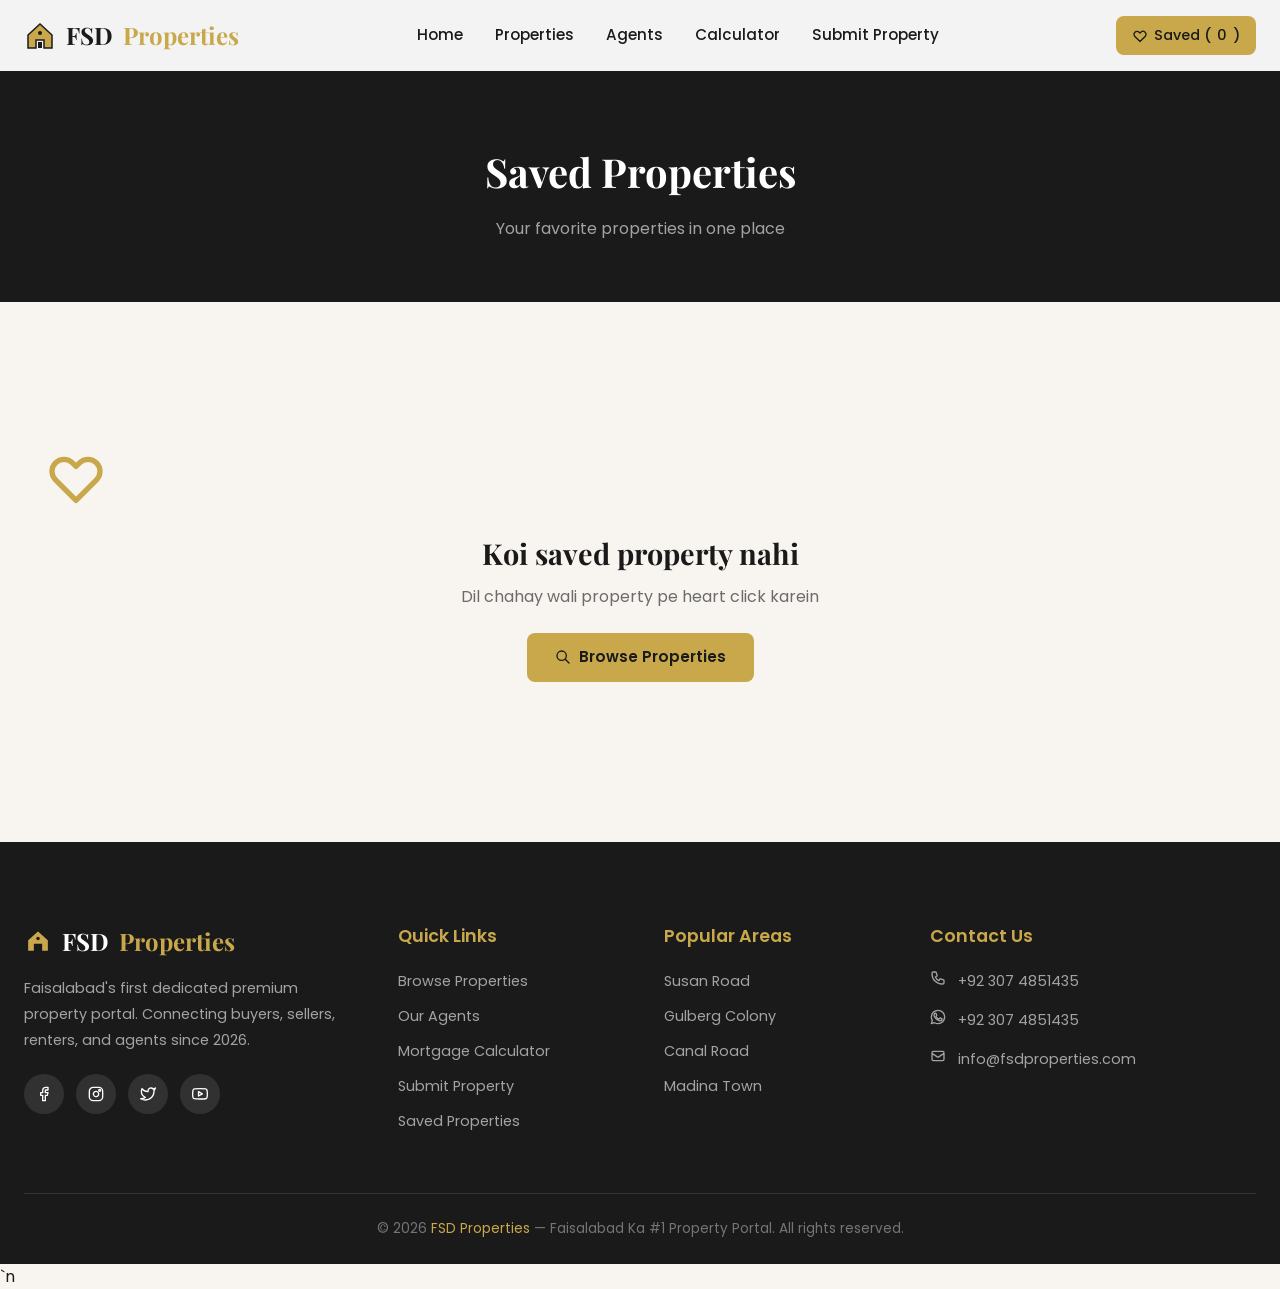
<file: Desktop/projects/fsd properites/saved.html>
﻿<!DOCTYPE html>
<html lang="en">
<head>
  <meta charset="UTF-8">
  <meta name="viewport" content="width=device-width, initial-scale=1.0">
    <link rel="icon" type="image/svg+xml" href="favicon.svg">
  <title>Saved Properties — FSD Properties</title>
  <meta name="description" content="Your saved favorite properties on FSD Properties.">
  <link rel="preconnect" href="https://fonts.googleapis.com">
  <link rel="preconnect" href="https://fonts.gstatic.com" crossorigin>
  <link href="https://fonts.googleapis.com/css2?family=Playfair+Display:wght@400;600;700&family=Poppins:wght@300;400;500;600;700&display=swap" rel="stylesheet">
  
  <link rel="stylesheet" href="css/style.css">
</head>
<body>

  <!-- NAVBAR -->
  <nav class="navbar" id="navbar">
    <div class="container">
      <a href="index.html" class="navbar-logo">
        <svg class="logo-svg" width="32" height="32" viewBox="0 0 64 64" fill="none" xmlns="http://www.w3.org/2000/svg">
          <path d="M8 30L32 8L56 30V56H40V40H24V56H8V30Z" fill="#c9a84c" stroke="#1a1a1a" stroke-width="3"/>
          <rect x="28" y="44" width="8" height="12" fill="#1a1a1a"/>
          <circle cx="32" cy="26" r="4" fill="#1a1a1a"/>
        </svg>
        FSD <span>Properties</span>
      </a>
      <div class="navbar-links">
        <a href="index.html">Home</a>
        <a href="properties.html">Properties</a>
        <a href="agents.html">Agents</a>
        <a href="calculator.html">Calculator</a>
        <a href="submit.html">Submit Property</a>
      </div>
      <a href="saved.html" class="navbar-saved" id="nav-saved" style="background: var(--gold); color: var(--black);">
        <svg xmlns="http://www.w3.org/2000/svg" width="16" height="16" viewBox="0 0 24 24" fill="none" stroke="currentColor" stroke-width="2" stroke-linecap="round" stroke-linejoin="round" class="svg-icon"><path d="M4.318 6.318a4.5 4.5 0 000 6.364L12 20.364l7.682-7.682a4.5 4.5 0 00-6.364-6.364L12 7.636l-1.318-1.318a4.5 4.5 0 00-6.364 0z"/></svg>
        Saved (<span id="saved-count">0</span>)
      </a>
      <button class="hamburger" id="hamburger" aria-label="Toggle menu">
        <span></span>
        <span></span>
        <span></span>
      </button>
    </div>
  </nav>

  <!-- MOBILE NAV -->
  <div class="mobile-nav" id="mobile-nav">
  <div class="mobile-nav-overlay" id="mobile-nav-overlay"></div>
    <button class="mobile-nav-close" id="mobile-nav-close">&times;</button>
    <a href="index.html">Home</a>
    <a href="properties.html">Properties</a>
    <a href="agents.html">Agents</a>
    <a href="calculator.html">Calculator</a>
    <a href="submit.html">Submit Property</a>
    <a href="saved.html">Saved Properties</a>
  </div>

  <!-- PAGE HERO -->
  <section class="page-hero">
    <div class="container">
      <h1>Saved Properties</h1>
      <p>Your favorite properties in one place</p>
    </div>
  </section>

  <!-- SAVED CONTENT -->
  <section class="section-padding" style="padding-top: 32px;">
    <div class="container">
      <div class="saved-header" style="padding-top: 0;" id="saved-header"></div>
      <div class="properties-grid" id="saved-container"></div>

      <div class="empty-state" id="empty-state" style="display: none;">
        <div class="empty-state-icon"><svg xmlns="http://www.w3.org/2000/svg" width="48" height="48" viewBox="0 0 24 24" fill="none" stroke="#c9a84c" stroke-width="2" stroke-linecap="round" stroke-linejoin="round"><path d="M4.318 6.318a4.5 4.5 0 000 6.364L12 20.364l7.682-7.682a4.5 4.5 0 00-6.364-6.364L12 7.636l-1.318-1.318a4.5 4.5 0 00-6.364 0z"/></svg></div>
        <h2>Koi saved property nahi</h2>
        <p>Dil chahay wali property pe heart click karein</p>
        <a href="properties.html" class="btn btn-primary">
          <svg xmlns="http://www.w3.org/2000/svg" width="16" height="16" viewBox="0 0 24 24" fill="none" stroke="currentColor" stroke-width="2" stroke-linecap="round" stroke-linejoin="round" class="svg-icon"><path d="M21 21l-6-6m2-5a7 7 0 11-14 0 7 7 0 0114 0z"/></svg> Browse Properties
        </a>
      </div>
    </div>
  </section>

  <!-- FOOTER -->
  <footer class="footer">
    <div class="container">
      <div class="footer-grid">
        <div class="footer-about">
          <div class="footer-brand">
                        <svg class="logo-svg" width="28" height="28" viewBox="0 0 64 64" fill="none" xmlns="http://www.w3.org/2000/svg">
              <path d="M8 30L32 8L56 30V56H40V40H24V56H8V30Z" fill="#c9a84c" stroke="#1a1a1a" stroke-width="3"/>
              <rect x="28" y="44" width="8" height="12" fill="#1a1a1a"/>
              <circle cx="32" cy="26" r="4" fill="#1a1a1a"/>
            </svg> FSD <span>Properties</span>
          </div>
          <p>Faisalabad's first dedicated premium property portal. Connecting buyers, sellers, renters, and agents since 2026.</p>
          <div class="footer-social">
            <a href="#"><svg xmlns="http://www.w3.org/2000/svg" width="16" height="16" viewBox="0 0 24 24" fill="none" stroke="currentColor" stroke-width="2" stroke-linecap="round" stroke-linejoin="round" class="svg-icon"><path d="M18 2h-3a5 5 0 00-5 5v3H7v4h3v8h4v-8h3l1-4h-4V7a1 1 0 011-1h3z"/></svg></a>
            <a href="#"><svg xmlns="http://www.w3.org/2000/svg" width="16" height="16" viewBox="0 0 24 24" fill="none" stroke="currentColor" stroke-width="2" stroke-linecap="round" stroke-linejoin="round" class="svg-icon"><path d="M7.8 2h8.4C19.4 2 22 4.6 22 7.8v8.4a5.8 5.8 0 01-5.8 5.8H7.8C4.6 22 2 19.4 2 16.2V7.8A5.8 5.8 0 017.8 2z"/><path d="M16 11.37A4 4 0 1112.63 8 4 4 0 0116 11.37z"/><circle cx="17.5" cy="6.5" r="1.5"/></svg></a>
            <a href="#"><svg xmlns="http://www.w3.org/2000/svg" width="16" height="16" viewBox="0 0 24 24" fill="none" stroke="currentColor" stroke-width="2" stroke-linecap="round" stroke-linejoin="round" class="svg-icon"><path d="M23 3a10.9 10.9 0 01-3.14 1.53 4.48 4.48 0 00-7.86 3v1A10.66 10.66 0 013 4s-4 9 5 13a11.64 11.64 0 01-7 2c9 5 20 0 20-11.5a4.5 4.5 0 00-.08-.83A7.72 7.72 0 0023 3z"/></svg></a>
            <a href="#"><svg xmlns="http://www.w3.org/2000/svg" width="16" height="16" viewBox="0 0 24 24" fill="none" stroke="currentColor" stroke-width="2" stroke-linecap="round" stroke-linejoin="round" class="svg-icon"><path d="M22.54 6.42a2.78 2.78 0 00-1.94-2C18.88 4 12 4 12 4s-6.88 0-8.6.46a2.78 2.78 0 00-1.94 2A29 29 0 001 11.75a29 29 0 00.46 5.33A2.78 2.78 0 003.4 19.1c1.72.46 8.6.46 8.6.46s6.88 0 8.6-.46a2.78 2.78 0 001.94-2 29 29 0 00.46-5.25 29 29 0 00-.46-5.43z"/><path d="M9.75 15.02l5.75-3.27-5.75-3.27v6.54z"/></svg></a>
          </div>
        </div>
        <div>
          <h4 class="footer-heading">Quick Links</h4>
          <div class="footer-links">
            <a href="properties.html">Browse Properties</a>
            <a href="agents.html">Our Agents</a>
            <a href="calculator.html">Mortgage Calculator</a>
            <a href="submit.html">Submit Property</a>
            <a href="saved.html">Saved Properties</a>
          </div>
        </div>
        <div>
          <h4 class="footer-heading">Popular Areas</h4>
          <div class="footer-links">
            <a href="properties.html?area=Susan Road">Susan Road</a>
            <a href="properties.html?area=Gulberg Colony">Gulberg Colony</a>
            <a href="properties.html?area=Canal Road">Canal Road</a>
            <a href="properties.html?area=Madina Town">Madina Town</a>
          </div>
        </div>
        <div>
          <h4 class="footer-heading">Contact Us</h4>
          <div class="footer-contact-item">
            <svg xmlns="http://www.w3.org/2000/svg" width="16" height="16" viewBox="0 0 24 24" fill="none" stroke="currentColor" stroke-width="2" stroke-linecap="round" stroke-linejoin="round" class="svg-icon"><path d="M3 5a2 2 0 012-2h3.28a1 1 0 01.948.684l1.498 4.493a1 1 0 01-.502 1.21l-2.257 1.13a11.042 11.042 0 005.516 5.516l1.13-2.257a1 1 0 011.21-.502l4.493 1.498a1 1 0 01.684.949V19a2 2 0 01-2 2h-1C9.716 21 3 14.284 3 6V5z"/></svg>
            <span>+92 307 4851435</span>
          </div>
          <div class="footer-contact-item">
            <svg xmlns="http://www.w3.org/2000/svg" width="16" height="16" viewBox="0 0 24 24" fill="none" stroke="currentColor" stroke-width="2" stroke-linecap="round" stroke-linejoin="round" class="svg-icon"><path d="M17.472 14.382c-.297-.149-1.758-.867-2.03-.967-.273-.099-.471-.148-.67.15-.197.297-.767.966-.94 1.164-.173.199-.347.223-.644.075-.297-.15-1.255-.463-2.39-1.475-.883-.788-1.48-1.761-1.653-2.059-.173-.297-.018-.458.13-.606.134-.133.298-.347.446-.52.149-.174.198-.298.298-.497.099-.198.05-.371-.025-.52-.075-.149-.669-1.612-.916-2.207-.242-.579-.487-.5-.669-.51-.173-.008-.371-.01-.57-.01-.198 0-.52.074-.792.372-.272.297-1.04 1.016-1.04 2.479 0 1.462 1.065 2.875 1.213 3.074.149.198 2.096 3.2 5.077 4.487.709.306 1.262.489 1.694.625.712.227 1.36.195 1.871.118.571-.085 1.758-.719 2.006-1.413.248-.694.248-1.289.173-1.413-.074-.124-.272-.198-.57-.347z"/><path d="M12 2C6.477 2 2 6.477 2 12c0 1.89.525 3.66 1.438 5.168L2 22l4.832-1.438A9.955 9.955 0 0012 22c5.523 0 10-4.477 10-10S17.523 2 12 2z"/></svg>
            <span>+92 307 4851435</span>
          </div>
          <div class="footer-contact-item">
            <svg xmlns="http://www.w3.org/2000/svg" width="16" height="16" viewBox="0 0 24 24" fill="none" stroke="currentColor" stroke-width="2" stroke-linecap="round" stroke-linejoin="round" class="svg-icon"><path d="M3 8l7.89 5.26a2 2 0 002.22 0L21 8M5 19h14a2 2 0 002-2V7a2 2 0 00-2-2H5a2 2 0 00-2 2v10a2 2 0 002 2z"/></svg>
            <span>info@fsdproperties.com</span>
          </div>
        </div>
      </div>
      <div class="footer-bottom">
        &copy; 2026 <span>FSD Properties</span> — Faisalabad Ka #1 Property Portal. All rights reserved.
      </div>
    </div>
  </footer>

  <!-- TOAST -->
  <div class="toast" id="toast">
    <svg xmlns="http://www.w3.org/2000/svg" width="16" height="16" viewBox="0 0 24 24" fill="none" stroke="currentColor" stroke-width="2" stroke-linecap="round" stroke-linejoin="round" class="svg-icon"><path d="M9 12l2 2 4-4m6 2a9 9 0 11-18 0 9 9 0 0118 0z"/></svg>
    <span id="toast-message"></span>
  </div>

  <script src="js/icons.js"></script>`n  <script src="js/data.js"></script>
  <script src="js/main.js"></script>
  <script>
    document.addEventListener('DOMContentLoaded', function() {
      renderSavedProperties();
    });

    function renderSavedProperties() {
      const savedIds = getSavedProperties();
      const container = document.getElementById('saved-container');
      const header = document.getElementById('saved-header');
      const emptyState = document.getElementById('empty-state');

      if (savedIds.length === 0) {
        container.innerHTML = '';
        container.className = '';
        header.innerHTML = '';
        emptyState.style.display = 'block';
        return;
      }

      emptyState.style.display = 'none';
      header.innerHTML =
        '<div style="width: 100%; display: flex; justify-content: space-between; align-items: center;">' +
          '<span style="color: var(--text-muted);">' + savedIds.length + ' saved properties</span>' +
          '<button class="btn btn-sm btn-danger" onclick="clearAllSaved()"><svg xmlns="http://www.w3.org/2000/svg" width="14" height="14" viewBox="0 0 24 24" fill="none" stroke="currentColor" stroke-width="2" stroke-linecap="round" stroke-linejoin="round" class="svg-icon"><path d="M19 7l-.867 12.142A2 2 0 0116.138 21H7.862a2 2 0 01-1.995-1.858L5 7m5 4v6m4-6v6m1-10V4a1 1 0 00-1-1h-4a1 1 0 00-1 1v3M4 7h16"/></svg> Clear All Saved</button>' +
        '</div>';

      const savedProperties = savedIds.map(id => getPropertyById(id)).filter(p => p);
      container.className = 'properties-grid';
      container.innerHTML = savedProperties.map(p => createPropertyCard(p)).join('');
    }

    function clearAllSaved() {
      if (confirm('Saari saved properties remove karni hain?')) {
        localStorage.removeItem('fsd_saved_properties');
        updateSavedCount();
        renderSavedProperties();
        showToast('All saved properties removed');
      }
    }
  </script>
</body>
</html>
</file>
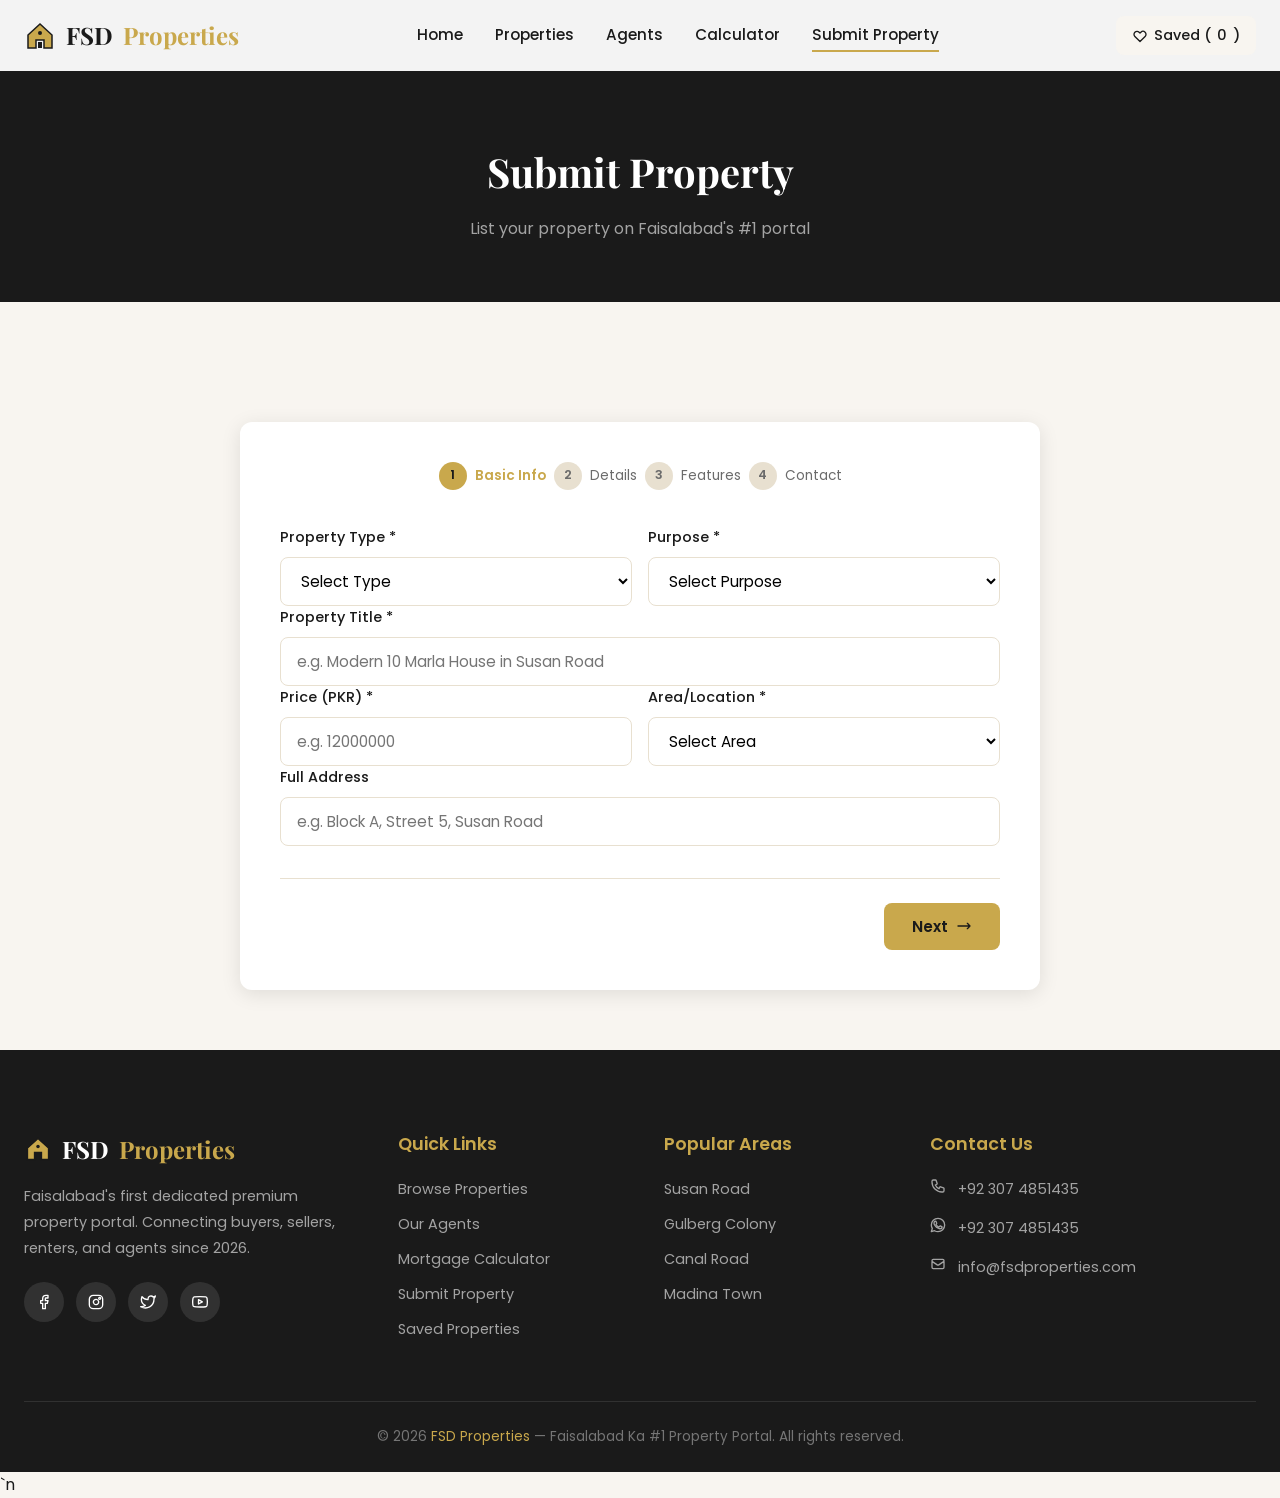
<file: Desktop/projects/fsd properites/submit.html>
﻿<!DOCTYPE html>
<html lang="en">
<head>
  <meta charset="UTF-8">
  <meta name="viewport" content="width=device-width, initial-scale=1.0">
    <link rel="icon" type="image/svg+xml" href="favicon.svg">
  <title>Submit Property — FSD Properties</title>
  <meta name="description" content="List your property on Faisalabad's #1 property portal.">
  <link rel="preconnect" href="https://fonts.googleapis.com">
  <link rel="preconnect" href="https://fonts.gstatic.com" crossorigin>
  <link href="https://fonts.googleapis.com/css2?family=Playfair+Display:wght@400;600;700&family=Poppins:wght@300;400;500;600;700&display=swap" rel="stylesheet">
  
  <link rel="stylesheet" href="css/style.css">
</head>
<body>

  <!-- NAVBAR -->
  <nav class="navbar" id="navbar">
    <div class="container">
      <a href="index.html" class="navbar-logo">
        <svg class="logo-svg" width="32" height="32" viewBox="0 0 64 64" fill="none" xmlns="http://www.w3.org/2000/svg">
          <path d="M8 30L32 8L56 30V56H40V40H24V56H8V30Z" fill="#c9a84c" stroke="#1a1a1a" stroke-width="3"/>
          <rect x="28" y="44" width="8" height="12" fill="#1a1a1a"/>
          <circle cx="32" cy="26" r="4" fill="#1a1a1a"/>
        </svg>
        FSD <span>Properties</span>
      </a>
      <div class="navbar-links">
        <a href="index.html">Home</a>
        <a href="properties.html">Properties</a>
        <a href="agents.html">Agents</a>
        <a href="calculator.html">Calculator</a>
        <a href="submit.html" class="active">Submit Property</a>
      </div>
      <a href="saved.html" class="navbar-saved" id="nav-saved">
        <svg xmlns="http://www.w3.org/2000/svg" width="16" height="16" viewBox="0 0 24 24" fill="none" stroke="currentColor" stroke-width="2" stroke-linecap="round" stroke-linejoin="round" class="svg-icon"><path d="M4.318 6.318a4.5 4.5 0 000 6.364L12 20.364l7.682-7.682a4.5 4.5 0 00-6.364-6.364L12 7.636l-1.318-1.318a4.5 4.5 0 00-6.364 0z"/></svg>
        Saved (<span id="saved-count">0</span>)
      </a>
      <button class="hamburger" id="hamburger" aria-label="Toggle menu">
        <span></span>
        <span></span>
        <span></span>
      </button>
    </div>
  </nav>

  <!-- MOBILE NAV -->
  <div class="mobile-nav" id="mobile-nav">
  <div class="mobile-nav-overlay" id="mobile-nav-overlay"></div>
    <button class="mobile-nav-close" id="mobile-nav-close">&times;</button>
    <a href="index.html">Home</a>
    <a href="properties.html">Properties</a>
    <a href="agents.html">Agents</a>
    <a href="calculator.html">Calculator</a>
    <a href="submit.html">Submit Property</a>
    <a href="saved.html">Saved Properties</a>
  </div>

  <!-- PAGE HERO -->
  <section class="page-hero">
    <div class="container">
      <h1>Submit Property</h1>
      <p>List your property on Faisalabad's #1 portal</p>
    </div>
  </section>

  <!-- SUBMIT FORM -->
  <section class="submit-section">
    <div class="container">
      <div class="submit-card" id="submit-card">
        <div class="form-steps" id="form-steps">
          <div class="form-step-indicator active" data-step="1">
            <span class="step-num">1</span>
            <span>Basic Info</span>
          </div>
          <div class="form-step-indicator" data-step="2">
            <span class="step-num">2</span>
            <span>Details</span>
          </div>
          <div class="form-step-indicator" data-step="3">
            <span class="step-num">3</span>
            <span>Features</span>
          </div>
          <div class="form-step-indicator" data-step="4">
            <span class="step-num">4</span>
            <span>Contact</span>
          </div>
        </div>

        <form id="property-form" onsubmit="return false;">
          <!-- STEP 1: Basic Info -->
          <div class="form-step active" id="step-1">
            <div class="form-row">
              <div class="form-group">
                <label>Property Type *</label>
                <select id="submit-type" required>
                  <option value="">Select Type</option>
                  <option value="House">House</option>
                  <option value="Apartment">Apartment</option>
                  <option value="Plot">Plot</option>
                  <option value="Shop">Shop</option>
                  <option value="Office">Office</option>
                  <option value="Warehouse">Warehouse</option>
                </select>
              </div>
              <div class="form-group">
                <label>Purpose *</label>
                <select id="submit-purpose" required>
                  <option value="">Select Purpose</option>
                  <option value="Buy">Sell</option>
                  <option value="Rent">Rent Out</option>
                </select>
              </div>
            </div>
            <div class="form-group">
              <label>Property Title *</label>
              <input type="text" id="submit-title" placeholder="e.g. Modern 10 Marla House in Susan Road" required>
            </div>
            <div class="form-row">
              <div class="form-group">
                <label>Price (PKR) *</label>
                <input type="number" id="submit-price" placeholder="e.g. 12000000" required>
              </div>
              <div class="form-group">
                <label>Area/Location *</label>
                <select id="submit-area" required>
                  <option value="">Select Area</option>
                </select>
              </div>
            </div>
            <div class="form-group">
              <label>Full Address</label>
              <input type="text" id="submit-address" placeholder="e.g. Block A, Street 5, Susan Road">
            </div>
          </div>

          <!-- STEP 2: Details -->
          <div class="form-step" id="step-2">
            <div class="form-row">
              <div class="form-group">
                <label>Bedrooms</label>
                <input type="number" id="submit-beds" placeholder="e.g. 4" min="0">
              </div>
              <div class="form-group">
                <label>Bathrooms</label>
                <input type="number" id="submit-baths" placeholder="e.g. 3" min="0">
              </div>
            </div>
            <div class="form-row">
              <div class="form-group">
                <label>Size *</label>
                <input type="text" id="submit-size" placeholder="e.g. 10 Marla" required>
              </div>
              <div class="form-group">
                <label>Floor</label>
                <input type="text" id="submit-floor" placeholder="e.g. Ground + 1">
              </div>
            </div>
            <div class="form-row">
              <div class="form-group">
                <label>Furnishing</label>
                <select id="submit-furnishing">
                  <option value="Unfurnished">Unfurnished</option>
                  <option value="Semi-Furnished">Semi-Furnished</option>
                  <option value="Furnished">Furnished</option>
                </select>
              </div>
              <div class="form-group">
                <label>Available From</label>
                <input type="date" id="submit-available">
              </div>
            </div>
          </div>

          <!-- STEP 3: Features -->
          <div class="form-step" id="step-3">
            <div class="form-group">
              <label>Amenities</label>
              <div class="checkbox-group">
                <label class="checkbox-item"><input type="checkbox" value="Gas" class="submit-feature"> Gas</label>
                <label class="checkbox-item"><input type="checkbox" value="Electricity" class="submit-feature"> Electricity</label>
                <label class="checkbox-item"><input type="checkbox" value="Water" class="submit-feature"> Water</label>
                <label class="checkbox-item"><input type="checkbox" value="Internet" class="submit-feature"> Internet</label>
                <label class="checkbox-item"><input type="checkbox" value="Generator" class="submit-feature"> Generator</label>
                <label class="checkbox-item"><input type="checkbox" value="Security" class="submit-feature"> Security</label>
                <label class="checkbox-item"><input type="checkbox" value="Boundary Wall" class="submit-feature"> Boundary Wall</label>
                <label class="checkbox-item"><input type="checkbox" value="Garden" class="submit-feature"> Garden</label>
                <label class="checkbox-item"><input type="checkbox" value="Parking" class="submit-feature"> Parking</label>
                <label class="checkbox-item"><input type="checkbox" value="Lift" class="submit-feature"> Lift</label>
                <label class="checkbox-item"><input type="checkbox" value="Swimming Pool" class="submit-feature"> Swimming Pool</label>
              </div>
            </div>
            <div class="form-group">
              <label>Description *</label>
              <textarea id="submit-description" rows="6" placeholder="Property ki complete description likhein..." required></textarea>
            </div>
          </div>

          <!-- STEP 4: Contact -->
          <div class="form-step" id="step-4">
            <div class="form-group">
              <label>Owner/Agent Name *</label>
              <input type="text" id="submit-name" placeholder="Your name" required>
            </div>
            <div class="form-row">
              <div class="form-group">
                <label>Phone Number *</label>
                <input type="tel" id="submit-phone" placeholder="e.g. 0300-1234567" required>
              </div>
              <div class="form-group">
                <label>WhatsApp Number</label>
                <input type="tel" id="submit-whatsapp" placeholder="e.g. 923001234567">
              </div>
            </div>
            <div class="form-group">
              <label>Email</label>
              <input type="email" id="submit-email" placeholder="your@email.com">
            </div>
          </div>

          <div class="form-navigation">
            <button type="button" class="btn btn-outline" id="prev-btn" onclick="prevStep()" style="display: none;">
              <svg xmlns="http://www.w3.org/2000/svg" width="16" height="16" viewBox="0 0 24 24" fill="none" stroke="currentColor" stroke-width="2" stroke-linecap="round" stroke-linejoin="round" class="svg-icon"><path d="M7 16l-4-4m0 0l4-4m-4 4h18"/></svg> Previous
            </button>
            <button type="button" class="btn btn-primary" id="next-btn" onclick="nextStep()" style="margin-left: auto;">
              Next <svg xmlns="http://www.w3.org/2000/svg" width="16" height="16" viewBox="0 0 24 24" fill="none" stroke="currentColor" stroke-width="2" stroke-linecap="round" stroke-linejoin="round" class="svg-icon"><path d="M17 8l4 4m0 0l-4 4m4-4H3"/></svg>
            </button>
            <button type="button" class="btn btn-primary" id="submit-btn" onclick="submitProperty()" style="display: none; margin-left: auto;">
              <svg xmlns="http://www.w3.org/2000/svg" width="16" height="16" viewBox="0 0 24 24" fill="none" stroke="currentColor" stroke-width="2" stroke-linecap="round" stroke-linejoin="round" class="svg-icon"><path d="M22 2L11 13M22 2l-7 20-4-9-9-4 20-7z"/></svg> Submit Property
            </button>
          </div>
        </form>

        <!-- SUCCESS MESSAGE -->
        <div class="success-message" id="success-message" style="display: none;">
          <div class="icon"><svg xmlns="http://www.w3.org/2000/svg" width="48" height="48" viewBox="0 0 24 24" fill="none" stroke="#22c55e" stroke-width="2" stroke-linecap="round" stroke-linejoin="round"><path d="M22 11.08V12a10 10 0 11-5.93-9.14"/><polyline points="22 4 12 14.01 9 11.01"/></svg></div>
          <h2>Shukriya!</h2>
          <p>Aapki property 24 ghante mein publish ho jayegi. Hamari team aap se raabta karegi.</p>
          <a href="properties.html" class="btn btn-primary">Browse Properties</a>
          <a href="index.html" class="btn btn-outline" style="margin-left: 8px;">Home</a>
        </div>
      </div>
    </div>
  </section>

  <!-- FOOTER -->
  <footer class="footer">
    <div class="container">
      <div class="footer-grid">
        <div class="footer-about">
          <div class="footer-brand">
                        <svg class="logo-svg" width="28" height="28" viewBox="0 0 64 64" fill="none" xmlns="http://www.w3.org/2000/svg">
              <path d="M8 30L32 8L56 30V56H40V40H24V56H8V30Z" fill="#c9a84c" stroke="#1a1a1a" stroke-width="3"/>
              <rect x="28" y="44" width="8" height="12" fill="#1a1a1a"/>
              <circle cx="32" cy="26" r="4" fill="#1a1a1a"/>
            </svg> FSD <span>Properties</span>
          </div>
          <p>Faisalabad's first dedicated premium property portal. Connecting buyers, sellers, renters, and agents since 2026.</p>
          <div class="footer-social">
            <a href="#"><svg xmlns="http://www.w3.org/2000/svg" width="16" height="16" viewBox="0 0 24 24" fill="none" stroke="currentColor" stroke-width="2" stroke-linecap="round" stroke-linejoin="round" class="svg-icon"><path d="M18 2h-3a5 5 0 00-5 5v3H7v4h3v8h4v-8h3l1-4h-4V7a1 1 0 011-1h3z"/></svg></a>
            <a href="#"><svg xmlns="http://www.w3.org/2000/svg" width="16" height="16" viewBox="0 0 24 24" fill="none" stroke="currentColor" stroke-width="2" stroke-linecap="round" stroke-linejoin="round" class="svg-icon"><path d="M7.8 2h8.4C19.4 2 22 4.6 22 7.8v8.4a5.8 5.8 0 01-5.8 5.8H7.8C4.6 22 2 19.4 2 16.2V7.8A5.8 5.8 0 017.8 2z"/><path d="M16 11.37A4 4 0 1112.63 8 4 4 0 0116 11.37z"/><circle cx="17.5" cy="6.5" r="1.5"/></svg></a>
            <a href="#"><svg xmlns="http://www.w3.org/2000/svg" width="16" height="16" viewBox="0 0 24 24" fill="none" stroke="currentColor" stroke-width="2" stroke-linecap="round" stroke-linejoin="round" class="svg-icon"><path d="M23 3a10.9 10.9 0 01-3.14 1.53 4.48 4.48 0 00-7.86 3v1A10.66 10.66 0 013 4s-4 9 5 13a11.64 11.64 0 01-7 2c9 5 20 0 20-11.5a4.5 4.5 0 00-.08-.83A7.72 7.72 0 0023 3z"/></svg></a>
            <a href="#"><svg xmlns="http://www.w3.org/2000/svg" width="16" height="16" viewBox="0 0 24 24" fill="none" stroke="currentColor" stroke-width="2" stroke-linecap="round" stroke-linejoin="round" class="svg-icon"><path d="M22.54 6.42a2.78 2.78 0 00-1.94-2C18.88 4 12 4 12 4s-6.88 0-8.6.46a2.78 2.78 0 00-1.94 2A29 29 0 001 11.75a29 29 0 00.46 5.33A2.78 2.78 0 003.4 19.1c1.72.46 8.6.46 8.6.46s6.88 0 8.6-.46a2.78 2.78 0 001.94-2 29 29 0 00.46-5.25 29 29 0 00-.46-5.43z"/><path d="M9.75 15.02l5.75-3.27-5.75-3.27v6.54z"/></svg></a>
          </div>
        </div>
        <div>
          <h4 class="footer-heading">Quick Links</h4>
          <div class="footer-links">
            <a href="properties.html">Browse Properties</a>
            <a href="agents.html">Our Agents</a>
            <a href="calculator.html">Mortgage Calculator</a>
            <a href="submit.html">Submit Property</a>
            <a href="saved.html">Saved Properties</a>
          </div>
        </div>
        <div>
          <h4 class="footer-heading">Popular Areas</h4>
          <div class="footer-links">
            <a href="properties.html?area=Susan Road">Susan Road</a>
            <a href="properties.html?area=Gulberg Colony">Gulberg Colony</a>
            <a href="properties.html?area=Canal Road">Canal Road</a>
            <a href="properties.html?area=Madina Town">Madina Town</a>
          </div>
        </div>
        <div>
          <h4 class="footer-heading">Contact Us</h4>
          <div class="footer-contact-item">
            <svg xmlns="http://www.w3.org/2000/svg" width="16" height="16" viewBox="0 0 24 24" fill="none" stroke="currentColor" stroke-width="2" stroke-linecap="round" stroke-linejoin="round" class="svg-icon"><path d="M3 5a2 2 0 012-2h3.28a1 1 0 01.948.684l1.498 4.493a1 1 0 01-.502 1.21l-2.257 1.13a11.042 11.042 0 005.516 5.516l1.13-2.257a1 1 0 011.21-.502l4.493 1.498a1 1 0 01.684.949V19a2 2 0 01-2 2h-1C9.716 21 3 14.284 3 6V5z"/></svg>
            <span>+92 307 4851435</span>
          </div>
          <div class="footer-contact-item">
            <svg xmlns="http://www.w3.org/2000/svg" width="16" height="16" viewBox="0 0 24 24" fill="none" stroke="currentColor" stroke-width="2" stroke-linecap="round" stroke-linejoin="round" class="svg-icon"><path d="M17.472 14.382c-.297-.149-1.758-.867-2.03-.967-.273-.099-.471-.148-.67.15-.197.297-.767.966-.94 1.164-.173.199-.347.223-.644.075-.297-.15-1.255-.463-2.39-1.475-.883-.788-1.48-1.761-1.653-2.059-.173-.297-.018-.458.13-.606.134-.133.298-.347.446-.52.149-.174.198-.298.298-.497.099-.198.05-.371-.025-.52-.075-.149-.669-1.612-.916-2.207-.242-.579-.487-.5-.669-.51-.173-.008-.371-.01-.57-.01-.198 0-.52.074-.792.372-.272.297-1.04 1.016-1.04 2.479 0 1.462 1.065 2.875 1.213 3.074.149.198 2.096 3.2 5.077 4.487.709.306 1.262.489 1.694.625.712.227 1.36.195 1.871.118.571-.085 1.758-.719 2.006-1.413.248-.694.248-1.289.173-1.413-.074-.124-.272-.198-.57-.347z"/><path d="M12 2C6.477 2 2 6.477 2 12c0 1.89.525 3.66 1.438 5.168L2 22l4.832-1.438A9.955 9.955 0 0012 22c5.523 0 10-4.477 10-10S17.523 2 12 2z"/></svg>
            <span>+92 307 4851435</span>
          </div>
          <div class="footer-contact-item">
            <svg xmlns="http://www.w3.org/2000/svg" width="16" height="16" viewBox="0 0 24 24" fill="none" stroke="currentColor" stroke-width="2" stroke-linecap="round" stroke-linejoin="round" class="svg-icon"><path d="M3 8l7.89 5.26a2 2 0 002.22 0L21 8M5 19h14a2 2 0 002-2V7a2 2 0 00-2-2H5a2 2 0 00-2 2v10a2 2 0 002 2z"/></svg>
            <span>info@fsdproperties.com</span>
          </div>
        </div>
      </div>
      <div class="footer-bottom">
        &copy; 2026 <span>FSD Properties</span> — Faisalabad Ka #1 Property Portal. All rights reserved.
      </div>
    </div>
  </footer>

  <!-- TOAST -->
  <div class="toast" id="toast">
    <svg xmlns="http://www.w3.org/2000/svg" width="16" height="16" viewBox="0 0 24 24" fill="none" stroke="currentColor" stroke-width="2" stroke-linecap="round" stroke-linejoin="round" class="svg-icon"><path d="M9 12l2 2 4-4m6 2a9 9 0 11-18 0 9 9 0 0118 0z"/></svg>
    <span id="toast-message"></span>
  </div>

  <script src="js/icons.js"></script>`n  <script src="js/data.js"></script>
  <script src="js/main.js"></script>
  <script>
    let currentStep = 1;
    const totalSteps = 4;

    document.addEventListener('DOMContentLoaded', function() {
      const areaSelect = document.getElementById('submit-area');
      faislalabadAreas.forEach(area => {
        const opt = document.createElement('option');
        opt.value = area;
        opt.textContent = area;
        areaSelect.appendChild(opt);
      });
    });

    function nextStep() {
      if (!validateStep(currentStep)) return;
      if (currentStep < totalSteps) {
        currentStep++;
        updateStepUI();
      }
    }

    function prevStep() {
      if (currentStep > 1) {
        currentStep--;
        updateStepUI();
      }
    }

    function updateStepUI() {
      document.querySelectorAll('.form-step').forEach(s => s.classList.remove('active'));
      document.getElementById('step-' + currentStep).classList.add('active');

      document.querySelectorAll('.form-step-indicator').forEach(ind => {
        const step = parseInt(ind.dataset.step);
        ind.classList.remove('active', 'completed');
        if (step === currentStep) ind.classList.add('active');
        else if (step < currentStep) ind.classList.add('completed');
      });

      document.getElementById('prev-btn').style.display = currentStep === 1 ? 'none' : 'inline-flex';
      document.getElementById('next-btn').style.display = currentStep === totalSteps ? 'none' : 'inline-flex';
      document.getElementById('submit-btn').style.display = currentStep === totalSteps ? 'inline-flex' : 'none';
    }

    function validateStep(step) {
      if (step === 1) {
        const type = document.getElementById('submit-type').value;
        const purpose = document.getElementById('submit-purpose').value;
        const title = document.getElementById('submit-title').value;
        const price = document.getElementById('submit-price').value;
        const area = document.getElementById('submit-area').value;
        if (!type || !purpose || !title || !price || !area) {
          showToast('Please fill all required fields');
          return false;
        }
      }
      if (step === 3) {
        const desc = document.getElementById('submit-description').value;
        if (!desc) {
          showToast('Please add a description');
          return false;
        }
      }
      if (step === 4) {
        const name = document.getElementById('submit-name').value;
        const phone = document.getElementById('submit-phone').value;
        if (!name || !phone) {
          showToast('Please fill all required fields');
          return false;
        }
      }
      return true;
    }

    function submitProperty() {
      if (!validateStep(4)) return;

      const features = [];
      document.querySelectorAll('.submit-feature:checked').forEach(cb => features.push(cb.value));

      const data = {
        title: document.getElementById('submit-title').value,
        type: document.getElementById('submit-type').value,
        purpose: document.getElementById('submit-purpose').value,
        price: parseInt(document.getElementById('submit-price').value),
        area: document.getElementById('submit-area').value,
        address: document.getElementById('submit-address').value,
        bedrooms: parseInt(document.getElementById('submit-beds').value) || 0,
        bathrooms: parseInt(document.getElementById('submit-baths').value) || 0,
        size: document.getElementById('submit-size').value,
        floor: document.getElementById('submit-floor').value,
        furnishing: document.getElementById('submit-furnishing').value,
        description: document.getElementById('submit-description').value,
        features: features,
        ownerName: document.getElementById('submit-name').value,
        phone: document.getElementById('submit-phone').value,
        whatsapp: document.getElementById('submit-whatsapp').value,
        email: document.getElementById('submit-email').value,
        color: '#c9a84c'
      };

      addSubmittedProperty(data);

      document.getElementById('property-form').style.display = 'none';
      document.getElementById('form-steps').style.display = 'none';
      document.getElementById('success-message').style.display = 'block';
    }
  </script>
</body>
</html>
</file>
<file: Desktop/projects/fsd properites/css/style.css>
/* ============================================
   FSD PROPERTIES — LUXURY REAL ESTATE THEME
   Black & Gold Premium Design System
   ============================================ */

/* === CSS VARIABLES === */
:root {
  --black: #1a1a1a;
  --gold: #c9a84c;
  --gold-light: #e8c97a;
  --gold-dark: #a8893a;
  --secondary: #2c2c2c;
  --bg-cream: #f8f5f0;
  --card-bg: #ffffff;
  --text-primary: #1a1a1a;
  --text-muted: #6b6b6b;
  --border: #e8e0d0;
  --success: #10b981;
  --whatsapp: #25d366;
  --danger: #ef4444;
  --shadow-sm: 0 2px 8px rgba(0,0,0,0.06);
  --shadow-md: 0 4px 20px rgba(0,0,0,0.1);
  --shadow-lg: 0 10px 40px rgba(0,0,0,0.15);
  --shadow-gold: 0 4px 20px rgba(201,168,76,0.3);
  --radius: 12px;
  --radius-sm: 8px;
  --radius-lg: 16px;
  --transition: all 0.3s ease;
  --font-heading: 'Playfair Display', Georgia, serif;
  --font-body: 'Poppins', -apple-system, sans-serif;
}

/* === GLOBAL RESETS === */
*, *::before, *::after {
  box-sizing: border-box;
}

img, video, svg {
  max-width: 100%;
  height: auto;
  display: block;
}

table {
  width: 100%;
}

/* === SVG ICON STYLES === */
.svg-icon {
  display: inline-block;
  vertical-align: middle;
  flex-shrink: 0;
}

.btn .svg-icon,
.navbar-saved .svg-icon,
.property-card-detail .svg-icon,
.property-card-location .svg-icon,
.property-card-view .svg-icon,
.footer-contact-item .svg-icon,
.agent-card-stat .svg-icon {
  vertical-align: -2px;
}

.feature-item .svg-icon {
  vertical-align: -3px;
  margin-right: 2px;
}

.logo-svg {
  vertical-align: middle;
}

.why-card-icon .svg-icon {
  width: 2.5rem;
  height: 2.5rem;
}

.empty-state-icon svg {
  width: 64px;
  height: 64px;
}

.empty-state-icon {
  margin-bottom: 20px;
}

.detail-grid-item .svg-icon {
  width: 24px;
  height: 24px;
  margin-bottom: 8px;
  color: var(--gold);
}

.gallery-main .svg-icon,
.gallery-thumb .svg-icon {
  opacity: 0.5;
}

/* === RESET & BASE === */
*, *::before, *::after {
  margin: 0;
  padding: 0;
  box-sizing: border-box;
}

html {
  scroll-behavior: smooth;
  font-size: 16px;
}

body {
  font-family: var(--font-body);
  background: var(--bg-cream);
  color: var(--text-primary);
  line-height: 1.6;
  -webkit-font-smoothing: antialiased;
  overflow-x: hidden;
}

a {
  text-decoration: none;
  color: inherit;
  transition: var(--transition);
}

img {
  max-width: 100%;
  display: block;
}

ul {
  list-style: none;
}

button {
  cursor: pointer;
  border: none;
  outline: none;
  font-family: var(--font-body);
  transition: var(--transition);
}

input, select, textarea {
  font-family: var(--font-body);
  outline: none;
  border: 1px solid var(--border);
  border-radius: var(--radius-sm);
  padding: 12px 16px;
  font-size: 0.95rem;
  transition: var(--transition);
  background: var(--card-bg);
  width: 100%;
}

input:focus, select:focus, textarea:focus {
  border-color: var(--gold);
  box-shadow: 0 0 0 3px rgba(201,168,76,0.15);
}

/* === UTILITY CLASSES === */
.container {
  max-width: 1280px;
  margin: 0 auto;
  padding: 0 24px;
}

.section-padding {
  padding: 80px 0;
}

.section-title {
  font-family: var(--font-heading);
  font-size: 2.5rem;
  color: var(--text-primary);
  margin-bottom: 12px;
}

.section-subtitle {
  color: var(--text-muted);
  font-size: 1.05rem;
  margin-bottom: 48px;
}

.text-center {
  text-align: center;
}

.text-gold {
  color: var(--gold);
}

.text-muted {
  color: var(--text-muted);
}

.btn {
  display: inline-flex;
  align-items: center;
  justify-content: center;
  gap: 8px;
  padding: 12px 28px;
  border-radius: var(--radius-sm);
  font-weight: 500;
  font-size: 0.95rem;
  transition: var(--transition);
}

.btn-primary {
  background: var(--gold);
  color: var(--black);
  font-weight: 600;
}

.btn-primary:hover {
  background: var(--gold-dark);
  transform: translateY(-2px);
  box-shadow: var(--shadow-gold);
}

.btn-outline {
  background: transparent;
  border: 2px solid var(--gold);
  color: var(--gold);
}

.btn-outline:hover {
  background: var(--gold);
  color: var(--black);
}

.btn-dark {
  background: var(--black);
  color: #fff;
}

.btn-dark:hover {
  background: var(--secondary);
  transform: translateY(-2px);
}

.btn-whatsapp {
  background: var(--whatsapp);
  color: #fff;
}

.btn-whatsapp:hover {
  background: #20ba5a;
  transform: translateY(-2px);
}

.btn-danger {
  background: var(--danger);
  color: #fff;
}

.btn-danger:hover {
  background: #dc2626;
}

.btn-sm {
  padding: 8px 18px;
  font-size: 0.85rem;
}

.btn-lg {
  padding: 16px 36px;
  font-size: 1.05rem;
}

.badge {
  display: inline-block;
  padding: 4px 12px;
  border-radius: 20px;
  font-size: 0.75rem;
  font-weight: 600;
  text-transform: uppercase;
  letter-spacing: 0.5px;
}

.badge-gold {
  background: var(--gold);
  color: var(--black);
}

.badge-dark {
  background: var(--black);
  color: #fff;
}

.badge-success {
  background: var(--success);
  color: #fff;
}

.badge-rent {
  background: var(--whatsapp);
  color: #fff;
}

.badge-sale {
  background: var(--gold);
  color: var(--black);
}

/* === ANIMATIONS === */
@keyframes fadeInUp {
  from {
    opacity: 0;
    transform: translateY(30px);
  }
  to {
    opacity: 1;
    transform: translateY(0);
  }
}

@keyframes fadeIn {
  from { opacity: 0; }
  to { opacity: 1; }
}

@keyframes slideDown {
  from {
    opacity: 0;
    transform: translateY(-20px);
  }
  to {
    opacity: 1;
    transform: translateY(0);
  }
}

@keyframes slideUp {
  from {
    opacity: 0;
    transform: translateY(20px);
  }
  to {
    opacity: 1;
    transform: translateY(0);
  }
}

@keyframes pulse {
  0%, 100% { transform: scale(1); }
  50% { transform: scale(1.2); }
}

@keyframes shimmer {
  0% { background-position: -200% center; }
  100% { background-position: 200% center; }
}

@keyframes countUp {
  from { opacity: 0; transform: translateY(10px); }
  to { opacity: 1; transform: translateY(0); }
}

.animate-fadeInUp {
  animation: fadeInUp 0.6s ease forwards;
}

.animate-fadeIn {
  animation: fadeIn 0.5s ease forwards;
}

.animate-slideDown {
  animation: slideDown 0.4s ease forwards;
}

.price-shimmer {
  background: linear-gradient(90deg, var(--gold), var(--gold-light), var(--gold));
  background-size: 200% auto;
  -webkit-background-clip: text;
  -webkit-text-fill-color: transparent;
  background-clip: text;
  animation: shimmer 3s linear infinite;
}

/* === NAVBAR === */
.navbar {
  position: fixed;
  top: 0;
  left: 0;
  right: 0;
  z-index: 1000;
  background: rgba(255,255,255,0.95);
  backdrop-filter: blur(20px);
  -webkit-backdrop-filter: blur(20px);
  padding: 16px 0;
  transition: var(--transition);
}

.navbar.scrolled {
  padding: 10px 0;
  box-shadow: 0 2px 20px rgba(0,0,0,0.1);
}

.navbar .container {
  display: flex;
  align-items: center;
  justify-content: space-between;
}

.navbar-logo {
  display: flex;
  align-items: center;
  gap: 10px;
  font-family: var(--font-heading);
  font-size: 1.5rem;
  font-weight: 700;
  color: var(--black);
}

.navbar-logo span {
  color: var(--gold);
}

.navbar-logo .logo-icon {
  font-size: 1.8rem;
}

.navbar-links {
  display: flex;
  align-items: center;
  gap: 32px;
}

.navbar-links a {
  font-weight: 500;
  color: var(--text-primary);
  position: relative;
  padding: 4px 0;
  font-size: 0.95rem;
}

.navbar-links a::after {
  content: '';
  position: absolute;
  bottom: 0;
  left: 0;
  width: 0;
  height: 2px;
  background: var(--gold);
  transition: width 0.3s ease;
}

.navbar-links a:hover::after,
.navbar-links a.active::after {
  width: 100%;
}

.navbar-links a:hover {
  color: var(--gold);
}

.navbar-saved {
  display: flex;
  align-items: center;
  gap: 6px;
  background: var(--bg-cream);
  padding: 8px 16px;
  border-radius: var(--radius-sm);
  font-weight: 500;
  font-size: 0.9rem;
}

.navbar-saved i {
  color: var(--gold);
}

.navbar-saved:hover {
  background: var(--gold);
  color: var(--black);
}

.navbar-saved:hover i {
  color: var(--black);
}

.hamburger {
  display: none;
  flex-direction: column;
  gap: 5px;
  background: none;
  padding: 8px;
}

.hamburger span {
  width: 24px;
  height: 2px;
  background: var(--black);
  transition: var(--transition);
}

.hamburger.active span:nth-child(1) {
  transform: rotate(45deg) translate(5px, 5px);
}

.hamburger.active span:nth-child(2) {
  opacity: 0;
}

.hamburger.active span:nth-child(3) {
  transform: rotate(-45deg) translate(5px, -5px);
}

/* === MOBILE NAV === */
.mobile-nav {
  position: fixed;
  top: 0;
  right: 0;
  width: 80%;
  max-width: 360px;
  height: 100vh;
  height: 100dvh;
  background: var(--black);
  z-index: 1100;
  padding: 80px 32px 40px;
  flex-direction: column;
  gap: 8px;
  transform: translateX(100%);
  transition: transform 0.35s cubic-bezier(0.4, 0, 0.2, 1);
  overflow-y: auto;
}

.mobile-nav.active {
  transform: translateX(0);
}

.mobile-nav a {
  color: #fff;
  font-size: 1.3rem;
  font-family: var(--font-heading);
  padding: 14px 0;
  border-bottom: 1px solid rgba(255,255,255,0.1);
  display: block;
}

.mobile-nav a:hover {
  color: var(--gold);
}

.mobile-nav-close {
  position: absolute;
  top: 16px;
  right: 16px;
  color: #fff;
  font-size: 2rem;
  background: none;
  min-width: 44px;
  min-height: 44px;
  display: flex;
  align-items: center;
  justify-content: center;
  border: none;
  cursor: pointer;
  z-index: 2;
}

.mobile-nav-overlay {
  display: none;
  position: fixed;
  inset: 0;
  background: rgba(0,0,0,0.5);
  z-index: 1050;
  opacity: 0;
  transition: opacity 0.35s ease;
}

.mobile-nav-overlay.active {
  display: block;
  opacity: 1;
}

/* === HERO SECTION === */
.hero {
  position: relative;
  min-height: 100vh;
  display: flex;
  align-items: center;
  justify-content: center;
  background: 
    linear-gradient(135deg, rgba(26,26,26,0.92) 0%, rgba(44,44,44,0.88) 50%, rgba(26,26,26,0.92) 100%),
    url('https://images.unsplash.com/photo-1564013799919-ab600027ffc6?w=1920&q=80') center/cover no-repeat;
  overflow: hidden;
}

.hero::before {
  content: '';
  position: absolute;
  inset: 0;
  background: 
    radial-gradient(circle at 20% 80%, rgba(201,168,76,0.15) 0%, transparent 50%),
    radial-gradient(circle at 80% 20%, rgba(201,168,76,0.1) 0%, transparent 50%);
  pointer-events: none;
}

.hero-overlay {
  position: absolute;
  inset: 0;
  background: rgba(0,0,0,0.4);
}

.hero-content {
  position: relative;
  z-index: 2;
  text-align: center;
  max-width: 900px;
  padding: 0 24px;
  animation: fadeInUp 0.8s ease;
}

.hero-content h1 {
  font-family: var(--font-heading);
  font-size: 3.5rem;
  color: #fff;
  margin-bottom: 20px;
  line-height: 1.2;
}

.hero-content h1 span {
  color: var(--gold);
}

.hero-content p {
  color: rgba(255,255,255,0.8);
  font-size: 1.2rem;
  margin-bottom: 40px;
}

/* === HERO SEARCH BAR === */
.hero-search {
  background: rgba(255,255,255,0.95);
  backdrop-filter: blur(20px);
  border-radius: var(--radius-lg);
  padding: 8px;
  display: flex;
  gap: 4px;
  box-shadow: var(--shadow-lg);
  animation: slideDown 0.6s ease 0.3s both;
  max-width: 800px;
  margin: 0 auto;
}

.hero-search select,
.hero-search input {
  border: none;
  background: transparent;
  padding: 14px 16px;
  font-size: 0.9rem;
  border-radius: var(--radius-sm);
}

.hero-search select {
  background: var(--bg-cream);
  min-width: 120px;
}

.hero-search input {
  flex: 1;
  min-width: 140px;
}

.hero-search .btn-primary {
  padding: 14px 32px;
  border-radius: var(--radius-sm);
  font-weight: 600;
  white-space: nowrap;
}

/* === STATS SECTION === */
.stats-section {
  background: var(--black);
  padding: 60px 0;
  position: relative;
  overflow: hidden;
}

.stats-section::before {
  content: '';
  position: absolute;
  inset: 0;
  background: radial-gradient(circle at 50% 50%, rgba(201,168,76,0.1) 0%, transparent 70%);
}

.stats-grid {
  display: grid;
  grid-template-columns: repeat(4, 1fr);
  gap: 32px;
  position: relative;
}

.stat-item {
  text-align: center;
  padding: 20px;
}

.stat-number {
  font-family: var(--font-heading);
  font-size: 3rem;
  color: var(--gold);
  font-weight: 700;
  line-height: 1;
  margin-bottom: 8px;
}

.stat-label {
  color: rgba(255,255,255,0.7);
  font-size: 1rem;
  text-transform: uppercase;
  letter-spacing: 1px;
}

/* === PROPERTY CARDS === */
.properties-grid {
  display: grid;
  grid-template-columns: repeat(3, 1fr);
  gap: 28px;
}

.featured-grid {
  display: grid;
  grid-template-columns: repeat(2, 1fr);
  gap: 28px;
}

.featured-card .property-card-image {
  height: 260px;
}

.featured-card .property-card-body {
  padding: 24px;
}

.featured-card .property-card-title {
  font-size: 1.25rem;
}

@media (max-width: 768px) {
  .featured-grid {
    grid-template-columns: 1fr;
  }
  .featured-card .property-card-image {
    height: 220px;
  }
}

.property-card {
  background: var(--card-bg);
  border-radius: var(--radius);
  overflow: hidden;
  box-shadow: var(--shadow-sm);
  transition: var(--transition);
  position: relative;
}

.property-card:hover {
  transform: translateY(-6px);
  box-shadow: var(--shadow-md);
}

.property-card-image {
  position: relative;
  height: 220px;
  overflow: hidden;
}

.property-card-image img {
  width: 100%;
  height: 100%;
  object-fit: cover;
  transition: transform 0.5s ease;
}

.property-card:hover .property-card-image img {
  transform: scale(1.08);
}

.property-card-image::after {
  content: '';
  position: absolute;
  bottom: 0;
  left: 0;
  right: 0;
  height: 40%;
  background: linear-gradient(to top, rgba(0,0,0,0.35), transparent);
  pointer-events: none;
}

.property-card-image .property-placeholder {
  width: 100%;
  height: 100%;
  display: flex;
  align-items: center;
  justify-content: center;
  font-size: 3rem;
  color: rgba(255,255,255,0.6);
}

.property-card-badges {
  position: absolute;
  top: 12px;
  left: 12px;
  display: flex;
  gap: 6px;
  z-index: 2;
}

.property-card-save {
  position: absolute;
  top: 12px;
  right: 12px;
  width: 40px;
  height: 40px;
  border-radius: 50%;
  background: rgba(255,255,255,0.9);
  backdrop-filter: blur(10px);
  display: flex;
  align-items: center;
  justify-content: center;
  color: var(--text-muted);
  z-index: 2;
  font-size: 1.1rem;
}

.property-card-save:hover,
.property-card-save.saved {
  color: var(--danger);
  transform: scale(1.1);
}

.property-card-save.saved {
  animation: pulse 0.3s ease;
}

.property-card-body {
  padding: 20px;
}

.property-card-price {
  font-family: var(--font-heading);
  font-size: 1.5rem;
  font-weight: 700;
  color: var(--gold);
  margin-bottom: 8px;
}

.property-card-title {
  font-size: 1.1rem;
  font-weight: 600;
  margin-bottom: 8px;
  color: var(--text-primary);
  display: -webkit-box;
  -webkit-line-clamp: 2;
  -webkit-box-orient: vertical;
  overflow: hidden;
}

.property-card-location {
  display: flex;
  align-items: center;
  gap: 6px;
  color: var(--text-muted);
  font-size: 0.9rem;
  margin-bottom: 14px;
}

.property-card-location i {
  color: var(--gold);
  font-size: 0.85rem;
}

.property-card-details {
  display: flex;
  gap: 16px;
  padding-top: 14px;
  border-top: 1px solid var(--border);
  margin-bottom: 14px;
}

.property-card-detail {
  display: flex;
  align-items: center;
  gap: 6px;
  font-size: 0.85rem;
  color: var(--text-muted);
}

.property-card-detail i {
  color: var(--gold);
  font-size: 0.8rem;
}

.property-card-agent {
  display: flex;
  align-items: center;
  justify-content: space-between;
  padding-top: 14px;
  border-top: 1px solid var(--border);
}

.property-card-agent-info {
  display: flex;
  align-items: center;
  gap: 10px;
}

.property-card-agent-avatar {
  width: 32px;
  height: 32px;
  border-radius: 50%;
  display: flex;
  align-items: center;
  justify-content: center;
  font-size: 0.75rem;
  font-weight: 600;
  color: #fff;
}

.property-card-agent-name {
  font-size: 0.85rem;
  font-weight: 500;
}

.property-card-view {
  font-size: 0.85rem;
  color: var(--gold);
  font-weight: 600;
  display: flex;
  align-items: center;
  gap: 4px;
  text-shadow: 0 0 8px rgba(201,168,76,0.4);
  transition: var(--transition);
}

.property-card-view:hover {
  color: var(--gold-light);
  text-shadow: 0 0 12px rgba(201,168,76,0.6), 0 0 24px rgba(201,168,76,0.3);
}

/* === CATEGORY CARDS === */
.categories-grid {
  display: grid;
  grid-template-columns: repeat(6, 1fr);
  gap: 20px;
}

.category-card {
  background: var(--card-bg);
  border-radius: var(--radius);
  padding: 32px 16px;
  text-align: center;
  box-shadow: var(--shadow-sm);
  transition: var(--transition);
  cursor: pointer;
}

.category-card:hover {
  transform: translateY(-6px);
  box-shadow: var(--shadow-md);
}

.category-card-icon {
  margin-bottom: 14px;
  display: flex;
  align-items: center;
  justify-content: center;
  height: 72px;
}

.category-card-icon svg {
  width: 64px;
  height: 64px;
}

.category-card-name {
  font-weight: 600;
  font-size: 0.95rem;
  color: var(--text-primary);
}

.category-card-count {
  font-size: 0.8rem;
  color: var(--text-muted);
  margin-top: 4px;
}

/* === AREA CARDS === */
.areas-grid {
  display: grid;
  grid-template-columns: repeat(5, 1fr);
  gap: 16px;
}

.area-card {
  background: var(--card-bg);
  border-radius: var(--radius);
  padding: 20px;
  text-align: center;
  box-shadow: var(--shadow-sm);
  transition: var(--transition);
  cursor: pointer;
}

.area-card:hover {
  transform: translateY(-4px);
  box-shadow: var(--shadow-md);
  border-color: var(--gold);
}

.area-card-name {
  font-weight: 600;
  font-size: 0.95rem;
  margin-bottom: 4px;
}

.area-card-count {
  color: var(--gold);
  font-size: 0.85rem;
  font-weight: 500;
}

/* === AGENT CARDS === */
.agents-grid {
  display: grid;
  grid-template-columns: repeat(4, 1fr);
  gap: 24px;
}

.agent-card {
  background: var(--card-bg);
  border-radius: var(--radius);
  padding: 28px;
  text-align: center;
  box-shadow: var(--shadow-sm);
  transition: var(--transition);
}

.agent-card:hover {
  transform: translateY(-6px);
  box-shadow: var(--shadow-md);
}

.agent-card-avatar {
  width: 80px;
  height: 80px;
  border-radius: 50%;
  margin: 0 auto 16px;
  display: flex;
  align-items: center;
  justify-content: center;
  font-size: 1.5rem;
  font-weight: 700;
  color: #fff;
}

.agent-card-name {
  font-size: 1.1rem;
  font-weight: 600;
  margin-bottom: 4px;
}

.agent-card-name i {
  color: var(--success);
  font-size: 0.85rem;
  margin-left: 4px;
}

.agent-card-specialization {
  color: var(--text-muted);
  font-size: 0.85rem;
  margin-bottom: 12px;
}

.agent-card-stats {
  display: flex;
  justify-content: center;
  gap: 20px;
  margin-bottom: 16px;
  font-size: 0.85rem;
}

.agent-card-stat {
  display: flex;
  align-items: center;
  gap: 4px;
}

.agent-card-stat i {
  color: var(--gold);
}

.agent-card-rating {
  color: var(--gold);
  font-size: 0.85rem;
  margin-bottom: 16px;
}

.agent-card-actions {
  display: flex;
  gap: 8px;
}

.agent-card-actions .btn {
  flex: 1;
  padding: 10px 12px;
  font-size: 0.85rem;
}

/* === WHY CHOOSE US === */
.why-grid {
  display: grid;
  grid-template-columns: repeat(4, 1fr);
  gap: 28px;
}

.why-card {
  background: var(--card-bg);
  border-radius: var(--radius);
  padding: 32px 24px;
  text-align: center;
  box-shadow: var(--shadow-sm);
  transition: var(--transition);
}

.why-card:hover {
  transform: translateY(-4px);
  box-shadow: var(--shadow-md);
}

.why-card-icon {
  margin-bottom: 16px;
  display: flex;
  align-items: center;
  justify-content: center;
  height: 56px;
}

.why-card-icon svg {
  width: 48px;
  height: 48px;
}

.why-card-title {
  font-size: 1.1rem;
  font-weight: 600;
  margin-bottom: 10px;
}

.why-card-text {
  color: var(--text-muted);
  font-size: 0.9rem;
  line-height: 1.6;
}

/* === FOOTER === */
.footer {
  background: var(--black);
  color: #fff;
  padding: 80px 0 0;
}

.footer-grid {
  display: grid;
  grid-template-columns: 1.5fr 1fr 1fr 1.5fr;
  gap: 48px;
  margin-bottom: 60px;
}

.footer-brand {
  font-family: var(--font-heading);
  font-size: 1.5rem;
  font-weight: 700;
  margin-bottom: 16px;
  display: flex;
  align-items: center;
  gap: 10px;
}

.footer-brand span {
  color: var(--gold);
}

.footer-about p {
  color: rgba(255,255,255,0.6);
  font-size: 0.9rem;
  line-height: 1.8;
  margin-bottom: 20px;
}

.footer-social {
  display: flex;
  gap: 12px;
}

.footer-social a {
  width: 40px;
  height: 40px;
  border-radius: 50%;
  background: rgba(255,255,255,0.1);
  display: flex;
  align-items: center;
  justify-content: center;
  color: #fff;
  transition: var(--transition);
}

.footer-social a:hover {
  background: var(--gold);
  color: var(--black);
}

.footer-heading {
  font-size: 1.1rem;
  font-weight: 600;
  margin-bottom: 20px;
  color: var(--gold);
}

.footer-links {
  display: flex;
  flex-direction: column;
  gap: 12px;
}

.footer-links a {
  color: rgba(255,255,255,0.6);
  font-size: 0.9rem;
  display: flex;
  align-items: center;
  gap: 8px;
}

.footer-links a:hover {
  color: var(--gold);
}

.footer-contact-item {
  display: flex;
  align-items: flex-start;
  gap: 12px;
  margin-bottom: 16px;
  color: rgba(255,255,255,0.6);
  font-size: 0.9rem;
}

.footer-contact-item i {
  color: var(--gold);
  margin-top: 4px;
  width: 16px;
}

.footer-bottom {
  border-top: 1px solid rgba(255,255,255,0.1);
  padding: 24px 0;
  text-align: center;
  color: rgba(255,255,255,0.4);
  font-size: 0.85rem;
}

.footer-bottom span {
  color: var(--gold);
}

/* ============================================
   PROPERTIES PAGE
   ============================================ */

.page-hero {
  background: var(--black);
  padding: 140px 0 60px;
  text-align: center;
}

.page-hero h1 {
  font-family: var(--font-heading);
  font-size: 2.5rem;
  color: #fff;
  margin-bottom: 12px;
}

.page-hero p {
  color: rgba(255,255,255,0.6);
}

/* === FILTER BAR === */
.filter-bar {
  background: var(--card-bg);
  padding: 20px 0;
  border-bottom: 1px solid var(--border);
  z-index: 100;
  box-shadow: var(--shadow-sm);
}

.filter-bar .container {
  display: flex;
  flex-wrap: wrap;
  gap: 12px;
  align-items: center;
}

.filter-bar input,
.filter-bar select {
  width: auto;
  min-width: 140px;
  padding: 10px 14px;
  font-size: 0.85rem;
  border-radius: var(--radius-sm);
  flex-shrink: 0;
}

.filter-bar input[type="text"] {
  flex: 1;
  min-width: 200px;
}

.filter-actions {
  display: flex;
  gap: 8px;
  align-items: center;
  margin-left: auto;
}

.filter-toggle {
  display: flex;
  border: 1px solid var(--border);
  border-radius: var(--radius-sm);
  overflow: hidden;
}

.filter-toggle button {
  padding: 8px 14px;
  background: transparent;
  color: var(--text-muted);
  font-size: 0.85rem;
}

.filter-toggle button.active {
  background: var(--gold);
  color: var(--black);
}

.results-info {
  padding: 16px 0 0;
  display: flex;
  justify-content: space-between;
  align-items: center;
  font-size: 0.9rem;
  color: var(--text-muted);
}

/* === PAGINATION === */
.pagination {
  display: flex;
  justify-content: center;
  align-items: center;
  gap: 8px;
  margin-top: 48px;
  padding-bottom: 60px;
}

.pagination button {
  width: 42px;
  height: 42px;
  border-radius: var(--radius-sm);
  background: var(--card-bg);
  border: 1px solid var(--border);
  color: var(--text-primary);
  font-weight: 500;
  display: flex;
  align-items: center;
  justify-content: center;
}

.pagination button:hover {
  border-color: var(--gold);
  color: var(--gold);
}

.pagination button.active {
  background: var(--gold);
  color: var(--black);
  border-color: var(--gold);
}

.pagination button:disabled {
  opacity: 0.4;
  cursor: not-allowed;
}

/* === EMPTY STATE === */
.empty-state {
  text-align: center;
  padding: 80px 20px;
}

.empty-state-icon {
  font-size: 4rem;
  margin-bottom: 20px;
}

.empty-state h2 {
  font-family: var(--font-heading);
  font-size: 1.8rem;
  margin-bottom: 8px;
}

.empty-state p {
  color: var(--text-muted);
  margin-bottom: 24px;
}

/* ============================================
   PROPERTY DETAIL PAGE
   ============================================ */

.detail-header {
  background: var(--black);
  padding: 120px 0 40px;
}

.detail-breadcrumb {
  display: flex;
  align-items: center;
  gap: 8px;
  color: rgba(255,255,255,0.5);
  font-size: 0.9rem;
  margin-bottom: 20px;
}

.detail-breadcrumb a:hover {
  color: var(--gold);
}

.detail-header h1 {
  font-family: var(--font-heading);
  font-size: 2.2rem;
  color: #fff;
  margin-bottom: 12px;
}

.detail-header-price {
  font-family: var(--font-heading);
  font-size: 2rem;
  color: var(--gold);
  font-weight: 700;
  margin-bottom: 12px;
}

.detail-header-meta {
  display: flex;
  flex-wrap: wrap;
  gap: 12px;
}

.detail-body {
  padding: 48px 0;
}

.detail-layout {
  display: grid;
  grid-template-columns: 1fr 380px;
  gap: 40px;
  align-items: start;
}

/* === GALLERY === */
.gallery {
  margin-bottom: 32px;
}

.gallery-main {
  width: 100%;
  height: 450px;
  border-radius: var(--radius);
  overflow: hidden;
  margin-bottom: 12px;
  background: linear-gradient(135deg, var(--black), var(--secondary));
  display: flex;
  align-items: center;
  justify-content: center;
  color: rgba(255,255,255,0.4);
  font-size: 4rem;
  cursor: pointer;
  position: relative;
}

.gallery-main img {
  width: 100%;
  height: 100%;
  object-fit: cover;
  transition: transform 0.4s ease;
}

.gallery-main:hover img {
  transform: scale(1.03);
}

.gallery-main::after {
  content: '🔍 Click to zoom';
  position: absolute;
  bottom: 16px;
  right: 16px;
  background: rgba(0,0,0,0.6);
  color: #fff;
  padding: 6px 14px;
  border-radius: 20px;
  font-size: 0.75rem;
  opacity: 0;
  transition: opacity 0.3s ease;
  pointer-events: none;
}

.gallery-main:hover::after {
  opacity: 1;
}

.gallery-thumbs {
  display: grid;
  grid-template-columns: repeat(4, 1fr);
  gap: 12px;
}

.gallery-thumb {
  height: 100px;
  border-radius: var(--radius-sm);
  overflow: hidden;
  background: linear-gradient(135deg, var(--secondary), var(--black));
  display: flex;
  align-items: center;
  justify-content: center;
  color: rgba(255,255,255,0.3);
  font-size: 1.5rem;
  cursor: pointer;
  transition: var(--transition);
  border: 2px solid transparent;
}

.gallery-thumb img {
  width: 100%;
  height: 100%;
  object-fit: cover;
  transition: transform 0.3s ease, filter 0.3s ease;
  filter: brightness(0.85);
}

.gallery-thumb:hover img,
.gallery-thumb.active img {
  transform: scale(1.1);
  filter: brightness(1);
}

.gallery-thumb:hover,
.gallery-thumb.active {
  border-color: var(--gold);
  box-shadow: 0 0 0 2px rgba(201,168,76,0.3);
}

/* === DETAIL SECTIONS === */
.detail-section {
  margin-bottom: 32px;
}

.detail-section-title {
  font-family: var(--font-heading);
  font-size: 1.4rem;
  margin-bottom: 16px;
  padding-bottom: 12px;
  border-bottom: 2px solid var(--border);
}

.detail-grid {
  display: grid;
  grid-template-columns: repeat(4, 1fr);
  gap: 20px;
}

.detail-grid-item {
  text-align: center;
  padding: 16px;
  background: var(--bg-cream);
  border-radius: var(--radius-sm);
}

.detail-grid-item i {
  font-size: 1.5rem;
  color: var(--gold);
  margin-bottom: 8px;
}

.detail-grid-item .value {
  font-weight: 600;
  font-size: 1rem;
  margin-bottom: 2px;
}

.detail-grid-item .label {
  color: var(--text-muted);
  font-size: 0.8rem;
}

.detail-description {
  color: var(--text-muted);
  line-height: 1.8;
  font-size: 0.95rem;
}

.features-list {
  display: grid;
  grid-template-columns: repeat(2, 1fr);
  gap: 12px;
}

.feature-item {
  display: flex;
  align-items: center;
  gap: 10px;
  padding: 10px 16px;
  background: var(--bg-cream);
  border-radius: var(--radius-sm);
  font-size: 0.9rem;
}

.feature-item i {
  color: var(--success);
}

/* === AGENT SIDEBAR === */
.agent-sidebar {
  position: sticky;
  top: 100px;
}

.agent-sidebar-card {
  background: var(--card-bg);
  border-radius: var(--radius);
  padding: 28px;
  box-shadow: var(--shadow-md);
  margin-bottom: 20px;
}

.agent-sidebar-header {
  display: flex;
  align-items: center;
  gap: 14px;
  margin-bottom: 20px;
}

.agent-sidebar-avatar {
  width: 56px;
  height: 56px;
  border-radius: 50%;
  display: flex;
  align-items: center;
  justify-content: center;
  font-size: 1.2rem;
  font-weight: 700;
  color: #fff;
}

.agent-sidebar-name {
  font-weight: 600;
  font-size: 1.05rem;
}

.agent-sidebar-verified {
  color: var(--success);
  font-size: 0.85rem;
}

.agent-sidebar-actions {
  display: flex;
  flex-direction: column;
  gap: 10px;
}

.agent-sidebar-actions .btn {
  width: 100%;
}

/* === MAP PLACEHOLDER === */
.map-placeholder {
  width: 100%;
  height: 300px;
  background: var(--bg-cream);
  border-radius: var(--radius);
  display: flex;
  align-items: center;
  justify-content: center;
  color: var(--text-muted);
  font-size: 1rem;
  border: 2px dashed var(--border);
}

/* === SIMILAR PROPERTIES === */
.similar-section {
  background: var(--bg-cream);
  padding: 60px 0;
}

/* === DETAIL ACTIONS === */
.detail-actions {
  display: flex;
  gap: 12px;
  margin-top: 20px;
}

.detail-actions .btn {
  flex: 1;
}

/* ============================================
   CALCULATOR PAGE
   ============================================ */

.calculator-section {
  padding: 120px 0 60px;
}

.calculator-tabs {
  display: flex;
  gap: 4px;
  margin-bottom: 32px;
  background: var(--bg-cream);
  border-radius: var(--radius);
  padding: 6px;
  max-width: 400px;
}

.calculator-tab {
  flex: 1;
  padding: 12px 24px;
  border-radius: var(--radius-sm);
  background: transparent;
  font-weight: 500;
  font-size: 0.9rem;
  color: var(--text-muted);
}

.calculator-tab.active {
  background: var(--gold);
  color: var(--black);
}

.calculator-card {
  background: var(--card-bg);
  border-radius: var(--radius);
  padding: 40px;
  box-shadow: var(--shadow-md);
  max-width: 700px;
  margin: 0 auto;
}

.calculator-form {
  display: flex;
  flex-direction: column;
  gap: 20px;
}

.form-row {
  display: grid;
  grid-template-columns: 1fr 1fr;
  gap: 16px;
}

.form-group {
  display: flex;
  flex-direction: column;
  gap: 8px;
}

.form-group label {
  font-weight: 500;
  font-size: 0.9rem;
  color: var(--text-primary);
}

.form-group .input-suffix {
  position: relative;
}

.form-group .input-suffix input {
  padding-right: 50px;
}

.form-group .input-suffix .suffix {
  position: absolute;
  right: 12px;
  top: 50%;
  transform: translateY(-50%);
  color: var(--text-muted);
  font-size: 0.85rem;
}

.calculator-result {
  background: var(--bg-cream);
  border-radius: var(--radius);
  padding: 28px;
  margin-top: 24px;
}

.calculator-result h3 {
  font-family: var(--font-heading);
  font-size: 1.3rem;
  margin-bottom: 16px;
}

.result-grid {
  display: grid;
  grid-template-columns: repeat(3, 1fr);
  gap: 16px;
}

.result-item {
  text-align: center;
  padding: 16px;
  background: var(--card-bg);
  border-radius: var(--radius-sm);
}

.result-item .label {
  color: var(--text-muted);
  font-size: 0.8rem;
  text-transform: uppercase;
  letter-spacing: 0.5px;
  margin-bottom: 6px;
}

.result-item .value {
  font-family: var(--font-heading);
  font-size: 1.3rem;
  font-weight: 700;
  color: var(--gold);
}

.result-message {
  text-align: center;
  padding: 20px;
  background: var(--card-bg);
  border-radius: var(--radius-sm);
  margin-top: 16px;
  font-weight: 500;
}

/* === PRICE TABLE === */
.price-table {
  width: 100%;
  border-collapse: collapse;
  margin-top: 40px;
  max-width: 800px;
  margin-left: auto;
  margin-right: auto;
}

.price-table th,
.price-table td {
  padding: 14px 20px;
  text-align: left;
  border-bottom: 1px solid var(--border);
}

.price-table th {
  background: var(--black);
  color: var(--gold);
  font-weight: 600;
  font-size: 0.85rem;
  text-transform: uppercase;
  letter-spacing: 0.5px;
}

.price-table tr:hover {
  background: var(--bg-cream);
}

.price-table td {
  font-size: 0.9rem;
}

/* ============================================
   SAVED PROPERTIES PAGE
   ============================================ */

.saved-header {
  display: flex;
  justify-content: space-between;
  align-items: center;
  margin-bottom: 32px;
  padding-top: 120px;
}

/* ============================================
   SUBMIT PROPERTY PAGE
   ============================================ */

.submit-section {
  padding: 120px 0 60px;
}

.submit-card {
  background: var(--card-bg);
  border-radius: var(--radius);
  padding: 40px;
  box-shadow: var(--shadow-md);
  max-width: 800px;
  margin: 0 auto;
}

.form-steps {
  display: flex;
  justify-content: center;
  gap: 8px;
  margin-bottom: 36px;
}

.form-step-indicator {
  display: flex;
  align-items: center;
  gap: 8px;
  font-size: 0.85rem;
  color: var(--text-muted);
}

.form-step-indicator.active {
  color: var(--gold);
  font-weight: 600;
}

.form-step-indicator .step-num {
  width: 28px;
  height: 28px;
  border-radius: 50%;
  background: var(--border);
  display: flex;
  align-items: center;
  justify-content: center;
  font-size: 0.8rem;
  font-weight: 600;
}

.form-step-indicator.active .step-num {
  background: var(--gold);
  color: var(--black);
}

.form-step-indicator.completed .step-num {
  background: var(--success);
  color: #fff;
}

.form-step {
  display: none;
}

.form-step.active {
  display: block;
  animation: fadeInUp 0.4s ease;
}

.checkbox-group {
  display: grid;
  grid-template-columns: repeat(3, 1fr);
  gap: 12px;
}

.checkbox-item {
  display: flex;
  align-items: center;
  gap: 8px;
  padding: 10px 14px;
  background: var(--bg-cream);
  border-radius: var(--radius-sm);
  cursor: pointer;
  transition: var(--transition);
  font-size: 0.9rem;
}

.checkbox-item:hover {
  border-color: var(--gold);
}

.checkbox-item input[type="checkbox"] {
  width: auto;
  accent-color: var(--gold);
}

.form-navigation {
  display: flex;
  justify-content: space-between;
  margin-top: 32px;
  padding-top: 24px;
  border-top: 1px solid var(--border);
}

.success-message {
  text-align: center;
  padding: 40px;
}

.success-message .icon {
  font-size: 4rem;
  margin-bottom: 20px;
}

.success-message h2 {
  font-family: var(--font-heading);
  font-size: 1.8rem;
  margin-bottom: 12px;
}

.success-message p {
  color: var(--text-muted);
  margin-bottom: 24px;
}

/* ============================================
   ADMIN PAGE
   ============================================ */

.admin-login {
  min-height: 100vh;
  display: flex;
  align-items: center;
  justify-content: center;
  background: var(--black);
  padding: 40px;
}

.admin-login-card {
  background: var(--card-bg);
  border-radius: var(--radius);
  padding: 48px;
  max-width: 400px;
  width: 100%;
  text-align: center;
  box-shadow: var(--shadow-lg);
}

.admin-login-card h1 {
  font-family: var(--font-heading);
  font-size: 1.8rem;
  margin-bottom: 8px;
}

.admin-login-card p {
  color: var(--text-muted);
  margin-bottom: 28px;
}

.admin-dashboard {
  padding: 100px 0 40px;
}

.admin-stats {
  display: grid;
  grid-template-columns: repeat(4, 1fr);
  gap: 20px;
  margin-bottom: 40px;
}

.admin-stat-card {
  background: var(--card-bg);
  border-radius: var(--radius);
  padding: 24px;
  box-shadow: var(--shadow-sm);
}

.admin-stat-card .label {
  color: var(--text-muted);
  font-size: 0.85rem;
  margin-bottom: 8px;
}

.admin-stat-card .value {
  font-family: var(--font-heading);
  font-size: 2rem;
  font-weight: 700;
  color: var(--gold);
}

.admin-section {
  background: var(--card-bg);
  border-radius: var(--radius);
  padding: 24px;
  box-shadow: var(--shadow-sm);
  margin-bottom: 24px;
}

.admin-section-header {
  display: flex;
  justify-content: space-between;
  align-items: center;
  margin-bottom: 20px;
}

.admin-section-header h2 {
  font-family: var(--font-heading);
  font-size: 1.3rem;
}

.admin-table {
  width: 100%;
  border-collapse: collapse;
}

.admin-table th,
.admin-table td {
  padding: 12px 16px;
  text-align: left;
  border-bottom: 1px solid var(--border);
  font-size: 0.9rem;
}

.admin-table th {
  background: var(--bg-cream);
  font-weight: 600;
  color: var(--text-muted);
  font-size: 0.8rem;
  text-transform: uppercase;
  letter-spacing: 0.5px;
}

.admin-table tr:hover {
  background: var(--bg-cream);
}

.admin-table .actions {
  display: flex;
  gap: 8px;
}

/* === MODAL === */
.modal-overlay {
  position: fixed;
  inset: 0;
  background: rgba(0,0,0,0.6);
  z-index: 2000;
  display: flex;
  align-items: center;
  justify-content: center;
  padding: 20px;
  opacity: 0;
  visibility: hidden;
  transition: var(--transition);
}

.modal-overlay.active {
  opacity: 1;
  visibility: visible;
}

.modal {
  background: var(--card-bg);
  border-radius: var(--radius);
  padding: 32px;
  max-width: 600px;
  width: 100%;
  max-height: 80vh;
  overflow-y: auto;
  transform: translateY(20px);
  transition: var(--transition);
}

.modal-overlay.active .modal {
  transform: translateY(0);
}

.modal-header {
  display: flex;
  justify-content: space-between;
  align-items: center;
  margin-bottom: 24px;
}

.modal-header h2 {
  font-family: var(--font-heading);
  font-size: 1.3rem;
}

.modal-close {
  width: 36px;
  height: 36px;
  border-radius: 50%;
  background: var(--bg-cream);
  display: flex;
  align-items: center;
  justify-content: center;
  font-size: 1.2rem;
}

.modal-close:hover {
  background: var(--danger);
  color: #fff;
}

/* === LIGHTBOX === */
.lightbox {
  position: fixed;
  inset: 0;
  background: rgba(0,0,0,0.95);
  z-index: 3000;
  display: flex;
  align-items: center;
  justify-content: center;
  opacity: 0;
  visibility: hidden;
  transition: all 0.35s ease;
  backdrop-filter: blur(8px);
}

.lightbox.active {
  opacity: 1;
  visibility: visible;
}

.lightbox-close {
  position: absolute;
  top: 20px;
  right: 24px;
  color: #fff;
  font-size: 2.5rem;
  background: rgba(255,255,255,0.1);
  width: 48px;
  height: 48px;
  border-radius: 50%;
  display: flex;
  align-items: center;
  justify-content: center;
  z-index: 2;
  transition: background 0.3s ease;
  cursor: pointer;
  border: none;
  line-height: 1;
}

.lightbox-close:hover {
  background: rgba(255,255,255,0.25);
}

.lightbox-image {
  max-width: 85%;
  max-height: 85vh;
  border-radius: var(--radius);
  overflow: hidden;
  transform: scale(0.9);
  transition: transform 0.35s ease;
  box-shadow: 0 20px 60px rgba(0,0,0,0.5);
}

.lightbox.active .lightbox-image {
  transform: scale(1);
}

.lightbox-image img {
  width: 100%;
  height: 100%;
  object-fit: contain;
}

/* ============================================
   RESPONSIVE DESIGN
   ============================================ */

/* === TABLET LANDSCAPE (max-width: 1024px) === */
@media (max-width: 1024px) {
  .properties-grid {
    grid-template-columns: repeat(2, 1fr);
  }

  .featured-grid {
    grid-template-columns: repeat(2, 1fr);
  }

  .categories-grid {
    grid-template-columns: repeat(3, 1fr);
  }

  .areas-grid {
    grid-template-columns: repeat(3, 1fr);
  }

  .agents-grid {
    grid-template-columns: repeat(2, 1fr);
  }

  .why-grid {
    grid-template-columns: repeat(2, 1fr);
  }

  .footer-grid {
    grid-template-columns: repeat(2, 1fr);
    gap: 32px;
  }

  .stats-grid {
    grid-template-columns: repeat(2, 1fr);
  }

  .detail-layout {
    grid-template-columns: 1fr;
  }

  .agent-sidebar {
    position: static;
  }

  .detail-grid {
    grid-template-columns: repeat(2, 1fr);
  }

  .admin-stats {
    grid-template-columns: repeat(2, 1fr);
  }

  .result-grid {
    grid-template-columns: repeat(2, 1fr);
  }

  .calculator-tabs {
    max-width: 100%;
  }

  .hero-content h1 {
    font-size: clamp(2rem, 4vw, 3rem);
  }

  .section-title {
    font-size: clamp(2rem, 3.5vw, 2.5rem);
  }
}

/* === TABLET PORTRAIT (max-width: 768px) === */
@media (max-width: 768px) {
  /* --- NAVBAR --- */
  .navbar-links {
    display: none;
  }

  .navbar-saved {
    display: none;
  }

  .hamburger {
    display: flex;
    align-items: center;
    justify-content: center;
    min-width: 44px;
    min-height: 44px;
  }

  /* --- MOBILE NAV --- */
  .mobile-nav {
    display: flex;
    position: fixed;
    top: 0;
    right: 0;
    width: 80%;
    max-width: 360px;
    height: 100vh;
    height: 100dvh;
    background: var(--black);
    z-index: 1100;
    padding: 80px 32px 40px;
    flex-direction: column;
    gap: 8px;
    transform: translateX(100%);
    transition: transform 0.35s cubic-bezier(0.4, 0, 0.2, 1);
    overflow-y: auto;
  }

  .mobile-nav.active {
    display: flex;
    transform: translateX(0);
  }

  .mobile-nav a {
    color: #fff;
    font-size: 1.3rem;
    font-family: var(--font-heading);
    padding: 14px 0;
    border-bottom: 1px solid rgba(255,255,255,0.1);
    display: block;
  }

  .mobile-nav a:hover {
    color: var(--gold);
  }

  .mobile-nav-close {
    position: absolute;
    top: 16px;
    right: 16px;
    color: #fff;
    font-size: 2rem;
    background: none;
    min-width: 44px;
    min-height: 44px;
    display: flex;
    align-items: center;
    justify-content: center;
    border: none;
    cursor: pointer;
    z-index: 2;
  }

  .mobile-nav-overlay {
    display: none;
    position: fixed;
    inset: 0;
    background: rgba(0,0,0,0.5);
    z-index: 1050;
  }

  .mobile-nav-overlay.active {
    display: block;
  }

  /* --- HERO --- */
  .hero {
    min-height: auto;
    padding: 120px 0 60px;
  }

  .hero-content h1 {
    font-size: clamp(1.8rem, 5vw, 2.5rem);
  }

  .hero-content p {
    font-size: 1rem;
  }

  .hero-search {
    flex-direction: column;
    gap: 0;
    padding: 4px;
  }

  .hero-search select,
  .hero-search input {
    width: 100%;
    border-bottom: 1px solid var(--border);
    padding: 14px 16px;
  }

  .hero-search input {
    flex: none;
    min-width: auto;
  }

  .hero-search select {
    min-width: auto;
  }

  .hero-search .btn-primary {
    width: 100%;
    margin-top: 4px;
  }

  /* --- PROPERTIES --- */
  .properties-grid {
    grid-template-columns: repeat(2, 1fr);
    gap: 16px;
  }

  .featured-grid {
    grid-template-columns: 1fr;
    gap: 16px;
  }

  .featured-card .property-card-image {
    height: 220px;
  }

  /* --- CATEGORIES --- */
  .categories-grid {
    grid-template-columns: repeat(3, 1fr);
    gap: 12px;
  }

  /* --- AREAS --- */
  .areas-grid {
    grid-template-columns: repeat(2, 1fr);
    gap: 12px;
  }

  /* --- AGENTS --- */
  .agents-grid {
    grid-template-columns: repeat(2, 1fr);
    gap: 16px;
  }

  /* --- WHY CHOOSE US --- */
  .why-grid {
    grid-template-columns: repeat(2, 1fr);
    gap: 16px;
  }

  .why-card {
    padding: 24px 16px;
  }

  /* --- STATS --- */
  .stats-grid {
    grid-template-columns: repeat(2, 1fr);
    gap: 16px;
  }

  .stats-section {
    padding: 40px 0;
  }

  .stat-number {
    font-size: 2.2rem;
  }

  .stat-label {
    font-size: 0.85rem;
  }

  /* --- SECTION TITLES --- */
  .section-title {
    font-size: clamp(1.4rem, 4vw, 2rem);
  }

  .section-subtitle {
    font-size: clamp(0.85rem, 2vw, 1rem);
    margin-bottom: 32px;
  }

  .section-padding {
    padding: 48px 0;
  }

  /* --- PAGE HERO --- */
  .page-hero {
    padding: 120px 0 40px;
  }

  .page-hero h1 {
    font-size: clamp(1.5rem, 4vw, 2rem);
  }

  /* --- FILTER BAR --- */
  .filter-bar .container {
    flex-direction: column;
  }

  .filter-bar input,
  .filter-bar select {
    width: 100%;
    min-width: auto;
  }

  .filter-actions {
    margin-left: 0;
    width: 100%;
    justify-content: space-between;
  }

  /* --- FOOTER --- */
  .footer {
    padding: 48px 0 0;
  }

  .footer-grid {
    grid-template-columns: 1fr;
    gap: 32px;
    margin-bottom: 40px;
  }

  .footer-brand {
    font-size: 1.3rem;
  }

  .footer-heading {
    font-size: 1rem;
  }

  .footer-bottom {
    padding: 16px 0;
    font-size: 0.8rem;
  }

  /* --- DETAIL PAGE --- */
  .detail-header {
    padding: 100px 0 24px;
  }

  .detail-header h1 {
    font-size: 1.5rem;
  }

  .detail-header-price {
    font-size: 1.5rem;
  }

  .detail-body {
    padding: 24px 0;
  }

  .detail-layout {
    grid-template-columns: 1fr;
    gap: 24px;
  }

  .detail-grid {
    grid-template-columns: repeat(2, 1fr);
    gap: 12px;
  }

  .features-list {
    grid-template-columns: 1fr;
  }

  .gallery-main {
    height: 280px;
  }

  .gallery-thumbs {
    grid-template-columns: repeat(4, 1fr);
    gap: 8px;
  }

  .gallery-thumb {
    height: 70px;
  }

  .detail-section {
    margin-bottom: 24px;
  }

  .detail-actions {
    flex-direction: column;
  }

  .detail-actions .btn {
    width: 100%;
  }

  .agent-sidebar {
    position: static;
  }

  .similar-section {
    padding: 40px 0;
  }

  /* --- CALCULATOR --- */
  .calculator-section {
    padding: 100px 0 40px;
  }

  .calculator-card {
    padding: 24px;
  }

  .calculator-tabs {
    max-width: 100%;
  }

  .form-row {
    grid-template-columns: 1fr;
  }

  .result-grid {
    grid-template-columns: 1fr;
  }

  /* --- SUBMIT / MODAL --- */
  .submit-section {
    padding: 100px 0 40px;
  }

  .submit-card {
    padding: 24px;
  }

  .checkbox-group {
    grid-template-columns: repeat(2, 1fr);
  }

  .form-steps {
    flex-wrap: wrap;
    gap: 6px;
  }

  .modal {
    width: 95%;
    max-height: 90vh;
    padding: 24px;
  }

  .modal-header h2 {
    font-size: 1.1rem;
  }

  /* --- ADMIN --- */
  .admin-dashboard {
    padding: 80px 0 24px;
  }

  .admin-stats {
    grid-template-columns: repeat(2, 1fr);
    gap: 12px;
  }

  .admin-section {
    padding: 16px;
  }

  .admin-section-header {
    flex-direction: column;
    align-items: flex-start;
    gap: 12px;
  }

  .admin-table-wrapper {
    overflow-x: auto;
    -webkit-overflow-scrolling: touch;
  }

  .admin-table {
    min-width: 600px;
    font-size: 0.8rem;
  }

  .admin-table th,
  .admin-table td {
    padding: 8px 10px;
  }

  .admin-login-card {
    padding: 32px 24px;
  }

  /* --- SAVED HEADER --- */
  .saved-header {
    padding-top: 100px;
    flex-direction: column;
    align-items: flex-start;
    gap: 12px;
  }

  /* --- LIGHTBOX --- */
  .lightbox-image {
    max-width: 95%;
    max-height: 80vh;
  }

  /* --- LIST VIEW --- */
  .properties-list .property-card {
    grid-template-columns: 1fr;
  }

  .properties-list .property-card-image {
    min-height: 200px;
  }

  /* --- CONTAINER --- */
  .container {
    padding: 0 16px;
  }

  /* --- PRICE TABLE --- */
  .price-table {
    font-size: 0.8rem;
  }

  .price-table th,
  .price-table td {
    padding: 10px 12px;
  }

  /* --- GENERAL MOBILE FIXES --- */
  .empty-state {
    padding: 48px 16px;
  }

  .empty-state-icon svg {
    width: 48px;
    height: 48px;
  }

  .toast {
    right: 12px;
    left: 12px;
    bottom: 12px;
    font-size: 0.85rem;
  }
}

/* === MOBILE LARGE (max-width: 576px) === */
@media (max-width: 576px) {
  .properties-grid {
    grid-template-columns: 1fr;
  }

  .categories-grid {
    grid-template-columns: repeat(2, 1fr);
    gap: 10px;
  }

  .category-card {
    padding: 20px 12px;
  }

  .category-card-icon {
    height: 56px;
  }

  .category-card-icon svg {
    width: 48px;
    height: 48px;
  }

  .category-card-name {
    font-size: 0.85rem;
  }

  .areas-grid {
    grid-template-columns: repeat(2, 1fr);
    gap: 10px;
  }

  .agents-grid {
    grid-template-columns: 1fr;
    gap: 16px;
  }

  .why-grid {
    grid-template-columns: 1fr;
    gap: 12px;
  }

  .why-card {
    padding: 20px 16px;
  }

  .hero-content h1 {
    font-size: clamp(1.6rem, 6vw, 2rem);
  }

  .hero-content p {
    font-size: 0.9rem;
    margin-bottom: 24px;
  }

  .hero-search .btn-primary {
    font-size: 0.9rem;
  }

  .stat-number {
    font-size: 1.8rem;
  }

  .stat-label {
    font-size: 0.75rem;
    letter-spacing: 0.5px;
  }

  .stat-item {
    padding: 12px;
  }

  .section-padding {
    padding: 36px 0;
  }

  .featured-card .property-card-image {
    height: 200px;
  }

  .gallery-main {
    height: 240px;
  }

  .gallery-thumb {
    height: 56px;
  }

  .detail-grid {
    grid-template-columns: repeat(2, 1fr);
    gap: 10px;
  }

  .detail-grid-item {
    padding: 12px;
  }

  .detail-header h1 {
    font-size: 1.3rem;
  }

  .detail-header-price {
    font-size: 1.3rem;
  }

  .detail-section-title {
    font-size: 1.2rem;
  }

  .admin-stats {
    grid-template-columns: 1fr;
  }

  .admin-stat-card .value {
    font-size: 1.5rem;
  }

  .checkbox-group {
    grid-template-columns: 1fr;
  }

  .result-grid {
    grid-template-columns: 1fr;
  }

  .calculator-tabs {
    flex-direction: row;
  }

  .calculator-tab {
    padding: 10px 16px;
    font-size: 0.8rem;
  }

  .form-steps {
    display: none;
  }

  .pagination {
    flex-wrap: wrap;
    gap: 6px;
  }

  .pagination button {
    width: 38px;
    height: 38px;
  }

  .footer-social a {
    width: 36px;
    height: 36px;
  }
}

/* === MOBILE SMALL (max-width: 400px) — iPhone SE, small phones === */
@media (max-width: 400px) {
  .container {
    padding: 0 12px;
  }

  .hero {
    padding: 100px 0 40px;
  }

  .hero-content {
    padding: 0 12px;
  }

  .hero-content h1 {
    font-size: 1.5rem;
  }

  .hero-content p {
    font-size: 0.85rem;
    margin-bottom: 20px;
  }

  .hero-search {
    border-radius: var(--radius);
    padding: 4px;
  }

  .hero-search select,
  .hero-search input {
    padding: 12px 14px;
    font-size: 0.85rem;
  }

  .hero-search .btn-primary {
    padding: 12px;
    font-size: 0.85rem;
  }

  .page-hero {
    padding: 100px 0 28px;
  }

  .page-hero h1 {
    font-size: 1.3rem;
  }

  .section-title {
    font-size: 1.3rem;
  }

  .section-subtitle {
    font-size: 0.8rem;
    margin-bottom: 24px;
  }

  .section-padding {
    padding: 28px 0;
  }

  .properties-grid {
    grid-template-columns: 1fr;
    gap: 12px;
  }

  .property-card-body {
    padding: 14px;
  }

  .property-card-price {
    font-size: 1.3rem;
  }

  .property-card-title {
    font-size: 1rem;
  }

  .property-card-details {
    gap: 10px;
    flex-wrap: wrap;
  }

  .categories-grid {
    grid-template-columns: repeat(2, 1fr);
    gap: 8px;
  }

  .category-card {
    padding: 16px 10px;
  }

  .category-card-name {
    font-size: 0.8rem;
  }

  .category-card-count {
    font-size: 0.7rem;
  }

  .areas-grid {
    grid-template-columns: repeat(2, 1fr);
    gap: 8px;
  }

  .area-card {
    padding: 14px;
  }

  .area-card-name {
    font-size: 0.85rem;
  }

  .stats-grid {
    grid-template-columns: 1fr 1fr;
    gap: 8px;
  }

  .stat-number {
    font-size: 1.5rem;
  }

  .stat-item {
    padding: 10px;
  }

  .stat-label {
    font-size: 0.7rem;
  }

  .agents-grid {
    grid-template-columns: 1fr;
    gap: 12px;
  }

  .agent-card {
    padding: 20px;
  }

  .why-grid {
    grid-template-columns: 1fr;
    gap: 10px;
  }

  .why-card {
    padding: 16px;
  }

  .why-card-title {
    font-size: 1rem;
  }

  .why-card-text {
    font-size: 0.8rem;
  }

  .footer {
    padding: 36px 0 0;
  }

  .footer-grid {
    gap: 24px;
  }

  .footer-brand {
    font-size: 1.2rem;
  }

  .footer-about p {
    font-size: 0.8rem;
  }

  .footer-contact-item {
    font-size: 0.8rem;
  }

  .footer-bottom {
    font-size: 0.75rem;
  }

  .gallery-main {
    height: 200px;
    border-radius: var(--radius-sm);
  }

  .gallery-main::after {
    display: none;
  }

  .gallery-thumbs {
    grid-template-columns: repeat(4, 1fr);
    gap: 6px;
  }

  .gallery-thumb {
    height: 48px;
  }

  .detail-layout {
    gap: 16px;
  }

  .detail-grid {
    grid-template-columns: 1fr;
    gap: 8px;
  }

  .detail-grid-item {
    padding: 10px;
  }

  .detail-grid-item .value {
    font-size: 0.9rem;
  }

  .feature-item {
    padding: 8px 12px;
    font-size: 0.8rem;
  }

  .agent-sidebar-card {
    padding: 20px;
  }

  .calculator-card {
    padding: 20px;
  }

  .calculator-result {
    padding: 20px;
  }

  .result-item {
    padding: 12px;
  }

  .result-item .value {
    font-size: 1.1rem;
  }

  .submit-card {
    padding: 20px;
  }

  .form-navigation {
    flex-direction: column;
    gap: 12px;
  }

  .form-navigation .btn {
    width: 100%;
  }

  .admin-login-card {
    padding: 24px 20px;
  }

  .admin-login-card h1 {
    font-size: 1.5rem;
  }

  .modal {
    width: 100%;
    max-height: 95vh;
    border-radius: var(--radius-sm);
    padding: 20px;
    margin: 8px;
  }

  .modal-header h2 {
    font-size: 1rem;
  }

  .lightbox-close {
    width: 40px;
    height: 40px;
    font-size: 2rem;
  }

  .breadcrumb {
    font-size: 0.75rem;
  }

  .filter-bar input,
  .filter-bar select {
    font-size: 0.8rem;
    padding: 10px 12px;
  }

  /* Ensure all touch targets meet 44px minimum */
  .btn {
    min-height: 44px;
    min-width: 44px;
  }

  .btn-sm {
    min-height: 36px;
    padding: 8px 16px;
  }

  select, input[type="text"], input[type="email"], input[type="number"], input[type="tel"], textarea {
    min-height: 44px;
  }

  .checkbox-item {
    padding: 10px 12px;
    font-size: 0.8rem;
  }

  .checkbox-item input[type="checkbox"] {
    min-width: 18px;
    min-height: 18px;
  }
}

/* === SCROLLBAR === */
::-webkit-scrollbar {
  width: 8px;
}

::-webkit-scrollbar-track {
  background: var(--bg-cream);
}

::-webkit-scrollbar-thumb {
  background: var(--border);
  border-radius: 4px;
}

::-webkit-scrollbar-thumb:hover {
  background: var(--gold);
}

/* === LIST VIEW === */
.properties-list {
  display: flex;
  flex-direction: column;
  gap: 20px;
}

.properties-list .property-card {
  display: grid;
  grid-template-columns: 300px 1fr;
}

.properties-list .property-card-image {
  height: 100%;
  min-height: 220px;
}

.properties-list .property-card-body {
  display: flex;
  flex-direction: column;
  justify-content: space-between;
}

@media (max-width: 768px) {
  .properties-list .property-card {
    grid-template-columns: 1fr;
  }
}

/* === TOAST NOTIFICATION === */
.toast {
  position: fixed;
  bottom: 24px;
  right: 24px;
  background: var(--black);
  color: #fff;
  padding: 14px 24px;
  border-radius: var(--radius-sm);
  font-size: 0.9rem;
  z-index: 5000;
  transform: translateY(100px);
  opacity: 0;
  transition: var(--transition);
  display: flex;
  align-items: center;
  gap: 10px;
}

.toast.show {
  transform: translateY(0);
  opacity: 1;
}

.toast i {
  color: var(--gold);
}

/* === LOADING SKELETON === */
.skeleton {
  background: linear-gradient(90deg, var(--border) 25%, #e8e0d0 50%, var(--border) 75%);
  background-size: 200% 100%;
  animation: shimmer 1.5s infinite;
  border-radius: var(--radius-sm);
}
</file>
